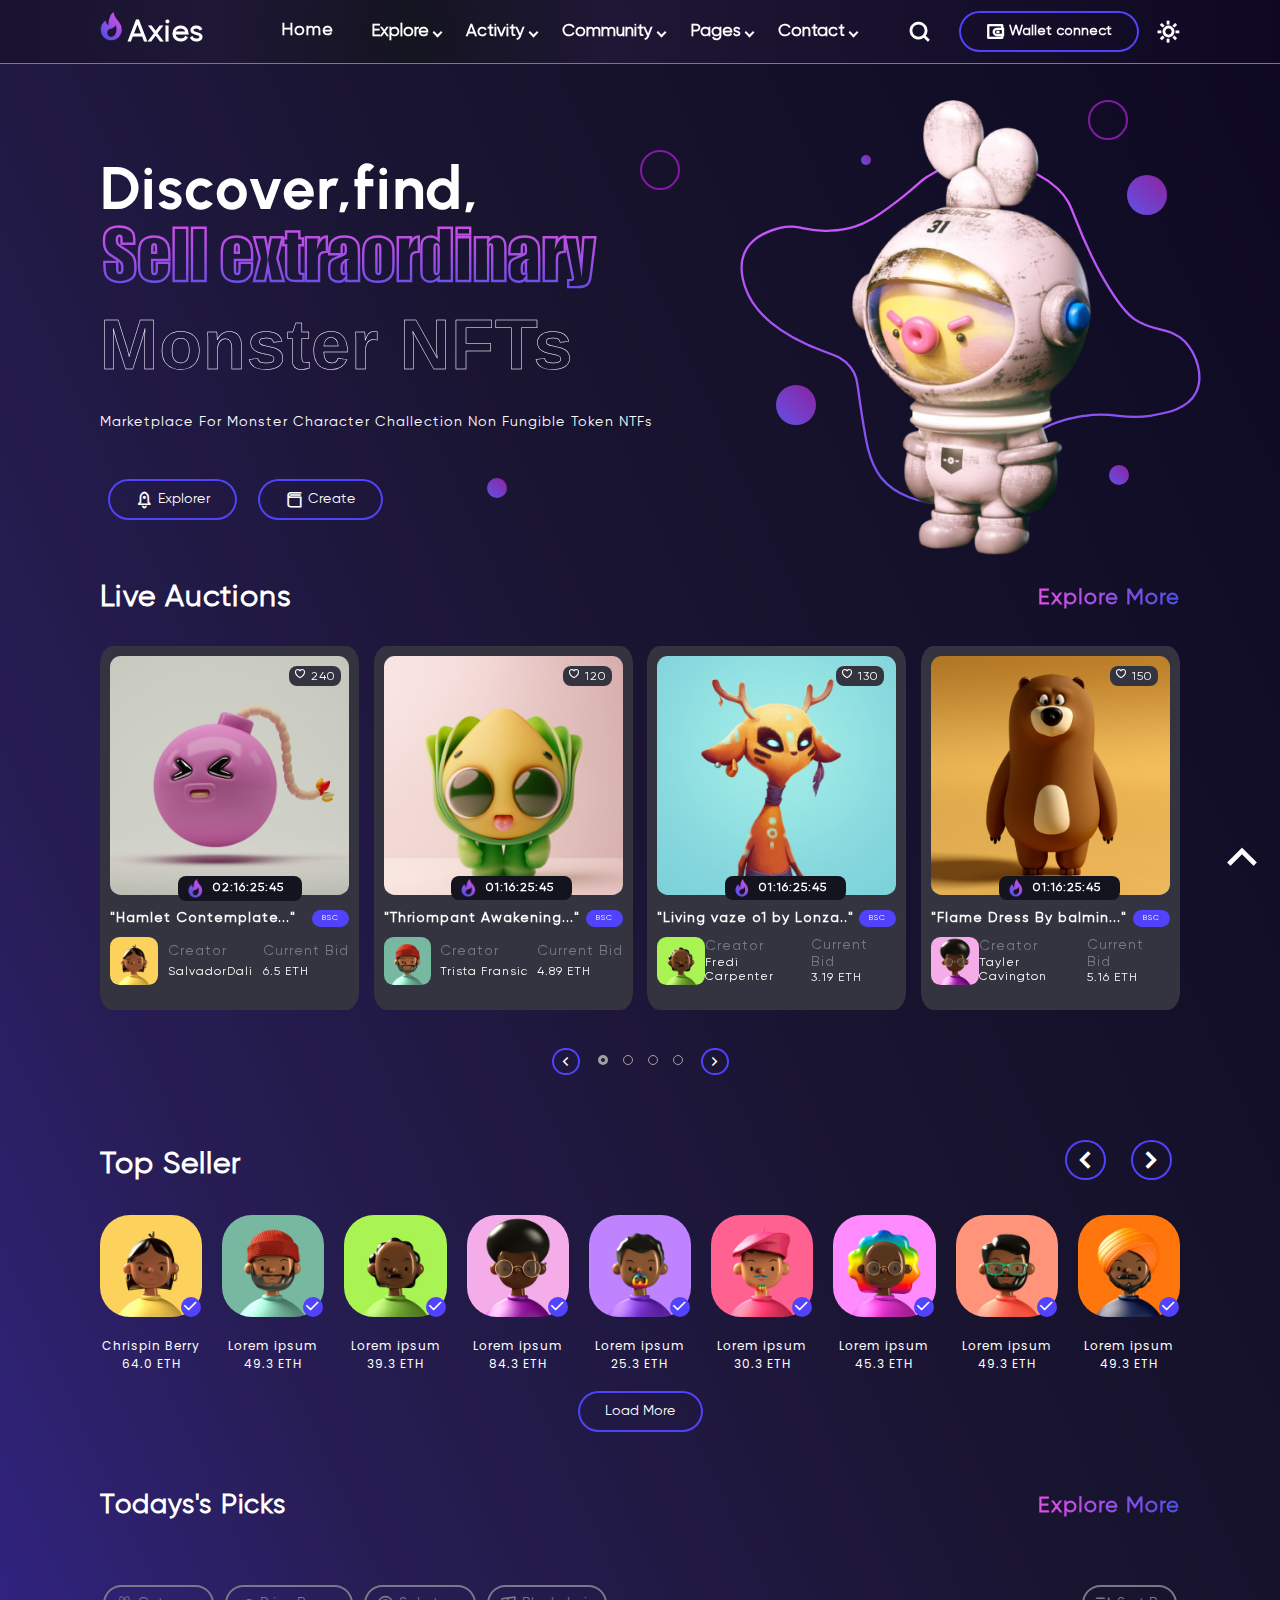
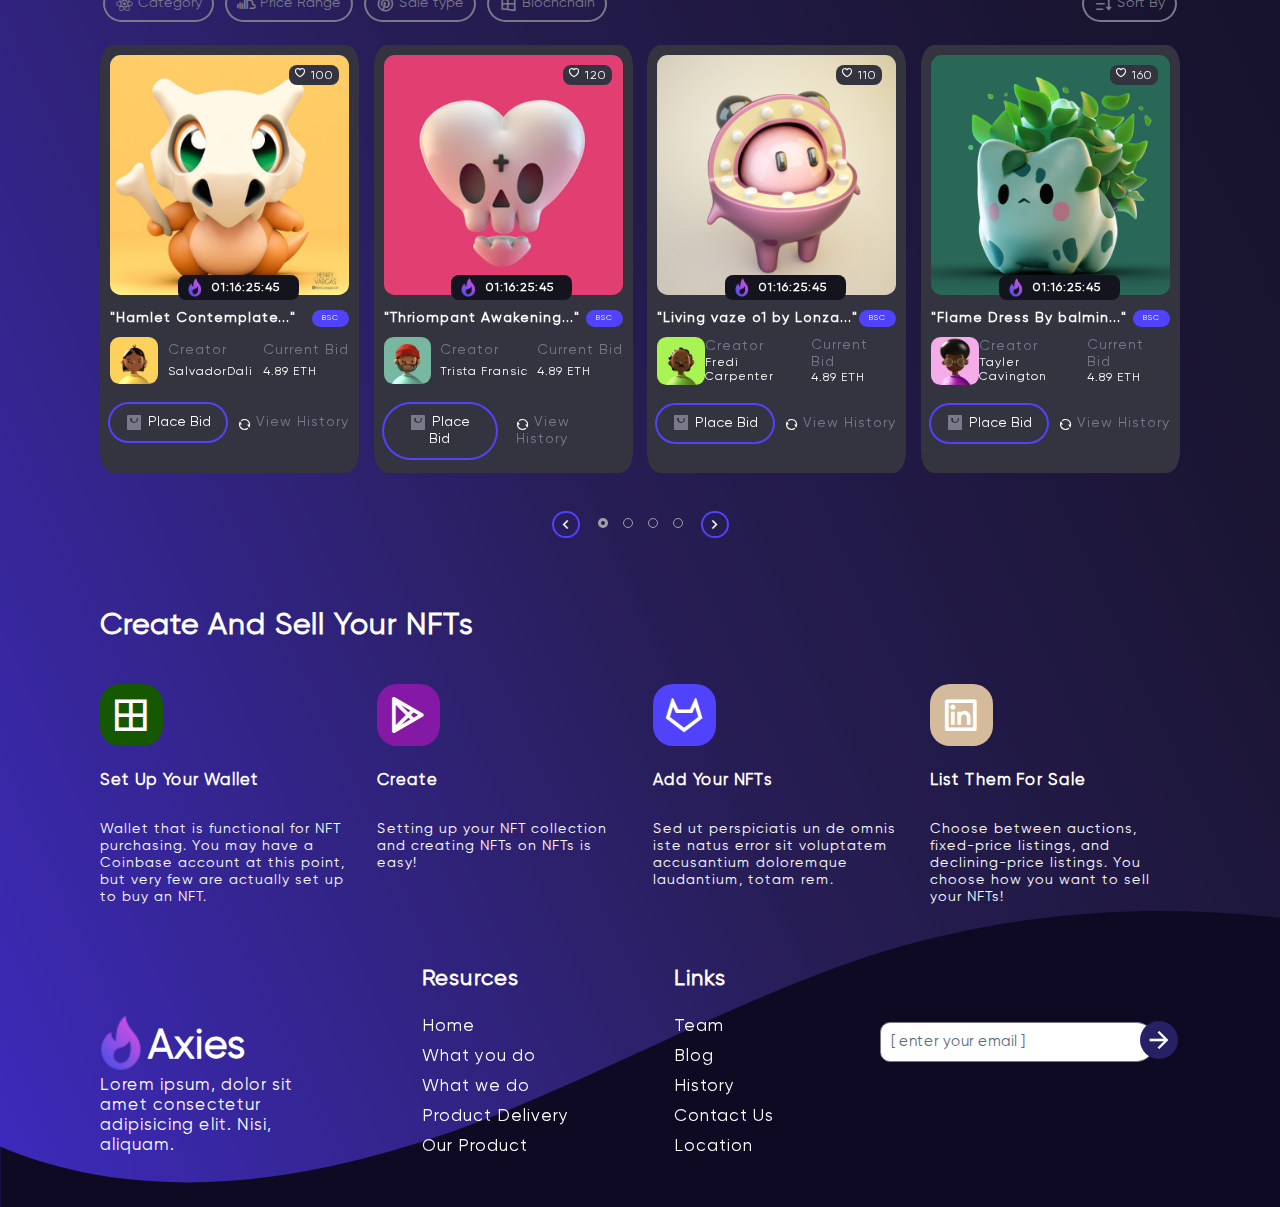
<file: index.html>
<!DOCTYPE html>
<html lang="en">
	<head>
		<meta charset="UTF-8" />
		<meta http-equiv="X-UA-Compatible" content="IE=edge" />
		<meta name="viewport" content="width=device-width, initial-scale=1.0" />
		<link rel="icon" type="image/png" sizes="32x32" href="./assets/img/favicon.png">
		<link rel="stylesheet" href="./assets/css/remixicon.css" />
		<link rel="stylesheet" href="./assets/css/main.css" />
		<title>Axies NFT</title>
	</head>
	<body>
		<!-- Header -->
		<header id="header-section">
			<nav class="nav row-list container">
				<div class="nav__logo">
					<a href="./index.html">
						<img src="./assets/img/01_header/logo.png" alt="logo" />
						<h2>Axies</h2>
					</a>
				</div>
				<ul class="nav__lists row-list" id="nav_lists">
					<li class="nav__list">
						<a class="hvr-underline-from-center nav__link" href="#">Home </a>
					</li>
					<li class="nav__list">
						<div class="nav__dropdown">
							<button class="nav__link">Explore</button>
							<span class="nav__arrow"></span>
							<!-- <i class="ri-arrow-down-s-line ri-lg"></i> -->
							<div class="nav__dropdown-content">
								<a href="detail.html">ItemDetail</a>
								<a href="profile.html">Profile</a>
								<a href="gitapi.html">Git Api</a>
								
							</div>
						</div>
					</li>
					<li class="nav__list">
						<div class="nav__dropdown">
							<button class="nav__link" href="#">Activity</button>
							<span class="nav__arrow"></span>
					
							<div class="nav__dropdown-content">
								<a href="#">Link 1</a>
								<a href="#">Link 2</a>
								<a href="#">Link 3</a>
							</div>
						</div>
					</li>
					<li class="nav__list">
						<div class="nav__dropdown">
							<button class="nav__link" href="#">Community</button>
							<span class="nav__arrow"></span>
							<!-- <i class="ri-arrow-down-s-line ri-lg"></i> -->
							<div class="nav__dropdown-content">
								<a href="#">Link 1</a>
								<a href="#">Link 2</a>
								<a href="#">Link 3</a>
							</div>
						</div>
					</li>
					<li class="nav__list">
						<div class="nav__dropdown">
							<button class="nav__link" href="#">Pages</button>
							<span class="nav__arrow"></span>
						
							<div class="nav__dropdown-content">
								<a href="#">Link 1</a>
								<a href="#">Link 2</a>
								<a href="#">Link 3</a>
							</div>
						</div>
					</li>
					<li class="nav__list">
						<div class="nav__dropdown">
							<button class="nav__link" href="#">Contact</button>
							<span class="nav__arrow"></span>
						
							<div class="nav__dropdown-content">
								<a href="#">Link 1</a>
								<a href="#">Link 2</a>
								<a href="#">Link 3</a>
							</div>
						</div>
					</li>
				</ul>
				<div class="row-list nav__right">
				
					<button class="nav__sun place_items_center" id="search-icon">
						<i class="ri-search-line ri-lg pdr1"></i>
					</button>
					<button class="nav__wallet btn btn-primary" id="wallet_icon">
						<i class="ri-wallet-3-line ri-lg"></i>
						Wallet connect
					</button>	<button class="nav__sun place_items_center" id="theme-toggle-btn">
						<i class="ri-sun-line sun-icon ri-lg"></i>
						<i class="ri-moon-line moon-icon ri-lg"></i>
					</button>
				</div>
			</nav>
		</header>
		<!-- Search -->
		<section id="search-section" class="nav__search-form-container container">
			<div class="nav__form-container-inner">
				<form action="" class="nav__form">
					<input type="text" class="nav__form-input" placeholder="what are u looking for?" />
					<button class="nav__form-btn" type="submit">
						<i class="ri-search-line"></i>
					</button>
				</form>
				<span class="nav__form-note">or press ESC to close</span>
			</div>

			<button class="nav__form-close-btn place-items-center" id="form-close-btn">
				<i class="ri-close-line"></i>
			</button>
		</section>

		<!-- Main -->
		<section id="hero-section" class="hero hero__wrapper container">
			<div class="hero__left">
				<h1>Discover,find,</h1>

				<div class="hero__circle--outline hfloat p1 size-4"></div>
				<div class="hero__sell">
					<img src="./assets/svg/sell.svg" alt="" />
				</div>
				<div class="hero__monster">
					<svg viewBox1="0 0 250 20">
						<text y="80">Monster NFTs</text>
					</svg>
				</div>
				<p class="hero__left--subtitle">
					Marketplace For Monster Character Challection Non Fungible Token NTFs
				</p>
				<button class="hero__left--explorer btn btn-primary">
					<i class="ri-rocket-2-line ri-lg"></i>
					Explorer
				</button>
				<button class="hero__left--create btn btn-primary">
					<i class="ri-book-3-line ri-lg"></i>
					Create
				</button>

				<div class="hero__circle--fill hfloat size-2 p2"></div>
			</div>

			<div class="hero__right">
				<div class="hero__right--blob">
					<img src="./assets/svg/blob.svg" alt="" />
				</div>

				<div class="hero__circle--fill vfloat size-1 p4"></div>
				<div class="hero__circle--outline vfloat size-4 p5"></div>
				<div class="hero__circle--fill vfloat size-2 p6"></div>
				<div class="hero__circle--fill hfloat size-4 p3"></div>
				<div class="hero__circle--fill hfloat size-4 p7"></div>

				<img
					src="./assets/img/02_hero/imgslider2.png"
					class="hero__right--spaceman vfloat"
					alt=""
				/>
			</div>
		</section>

		<section id="card-section" class="container">
			<div class="divider row-list">
				<span>Live Auctions</span>
				<a href="#" class="text-grad hvr-underline-from-center">Explore More</a>
			</div>
			<div class="card__wrapper">
				<div class="card__box">
					<div class="card__box-like">
						<i class="ri-heart-3-line ri-1x5"></i>
						240
					</div>

					<div class="card__time">
						<img src="./assets/img/01_header/logo.png" alt="" />
						<h4>02:16:25:45</h4>
					</div>
					<button class="card__pbid">
						<i class="ri-shopping-bag-2-fill ri-lg"></i>
						Place Bid
					</button>
					<img src="./assets/img/03_Live Auctions/card-item8.jpg" alt="" />
					<div class="card__content">
						<div class="card__row-list">
							<h2>"Hamlet Contemplate..."</h2>
							<span class="card__bsc">BSC</span>
						</div>

						<div class="card__row-list">
							<img src="./assets/img/04_Top Seller/avt-1.jpg" alt="" class="card__creator--img" />
							<div class="card__col-list">
								<span class="card__dark">Creator </span>
								<span class="card__name">SalvadorDali</span>
							</div>
							<div class="card__col-list">
								<span class="card__dark">Current Bid</span>
								<span class="card__fee">6.5 ETH</span>
							</div>
						</div>
					</div>
				</div>

				<div class="card__box">
					<div class="card__box-like">
						<i class="ri-heart-3-line ri-1x5"></i>
						120
					</div>

					<div class="card__time">
						<img src="./assets/img/01_header/logo.png" alt="" />
						<h4>01:16:25:45</h4>
					</div>
					<button class="card__pbid">
						<i class="ri-shopping-bag-2-fill ri-lg"></i>
						Place Bid
					</button>
					<img src="./assets/img/03_Live Auctions/image-box-10.jpg" alt="" />
					<div class="card__content">
						<div class="card__row-list">
							<h2>"Thriompant Awakening..."</h2>
							<span class="card__bsc">BSC</span>
						</div>

						<div class="card__row-list">
							<img src="./assets/img/04_Top Seller/avt-2.jpg" alt="" class="card__creator--img" />
							<div class="card__col-list">
								<span class="card__dark">Creator </span>
								<span class="card__name">Trista Fransic</span>
							</div>
							<div class="card__col-list">
								<span class="card__dark">Current Bid</span>
								<span class="card__fee">4.89 ETH</span>
							</div>
						</div>
					</div>
				</div>

				<div class="card__box">
					<div class="card__box-like">
						<i class="ri-heart-3-line"></i>
						130
					</div>
					<div class="card__time">
						<img src="./assets/img/01_header/logo.png" alt="" />
						<h4>01:16:25:45</h4>
					</div>
					<button class="card__pbid">
						<i class="ri-shopping-bag-2-fill ri-lg"></i>
						Place Bid
					</button>
					<img src="./assets/img/03_Live Auctions/image-box-11.jpg" alt="" />
					<div class="card__content">
						<div class="card__row-list">
							<h2>"Living vaze o1 by Lonza.."</h2>
							<span class="card__bsc">BSC</span>
						</div>

						<div class="card__row-list">
							<img src="./assets/img/04_Top Seller/avt-3.jpg" alt="" class="card__creator--img" />
							<div class="card__col-list">
								<span class="card__dark">Creator </span>
								<span class="card__name">Fredi Carpenter</span>
							</div>
							<div class="card__col-list">
								<span class="card__dark">Current Bid</span>
								<span class="card__fee">3.19 ETH</span>
							</div>
						</div>
					</div>
				</div>

				<div class="card__box">
					<div class="card__box-like">
						<i class="ri-heart-3-line"></i>
						150
					</div>
					<div class="card__time">
						<img src="./assets/img/01_header/logo.png" alt="" />
						<h4>01:16:25:45</h4>
					</div>
					<button class="card__pbid">
						<i class="ri-shopping-bag-2-fill ri-lg"></i>
						Place Bid
					</button>
					<img src="./assets/img/03_Live Auctions/image-box-21.jpg" alt="" />
					<div class="card__content">
						<div class="card__row-list">
							<h2>"Flame Dress By balmin..."</h2>
							<span class="card__bsc">BSC</span>
						</div>

						<div class="card__row-list">
							<img src="./assets/img/04_Top Seller/avt-4.jpg" alt="" class="card__creator--img" />
							<div class="card__col-list">
								<span class="card__dark">Creator </span>
								<span class="card__name">Tayler Cavington</span>
							</div>
							<div class="card__col-list">
								<span class="card__dark">Current Bid</span>
								<span class="card__fee">5.16 ETH</span>
							</div>
						</div>
					</div>
				</div>
			</div>
		</section>
		<section id="slider1" class="slider">
			<i class="ri-arrow-left-s-line btn btn-primary btn-circle"></i>
			<span class="slider-dot slider-dot--fill"></span>
			<span class="slider-dot"></span>
			<span class="slider-dot"></span>
			<span class="slider-dot"></span>
			<i class="ri-arrow-right-s-line btn btn-primary btn-circle"></i>
		</section>
		<section id="seller-section" class="seller container">
			<div class="divider row-list">
				<span>Top Seller</span>
				<div class="right">
					<i class="ri-arrow-left-s-line ri-1x btn btn-primary btn-circle"></i>
					<i class="ri-arrow-right-s-line ri-1x btn btn-primary btn-circle"></i>
				</div>
			</div>

			<div class="seller__wrapper row-list">
				<div class="seller__avatar">
					<img src="./assets/img/04_Top Seller/avt-1.jpg" alt="" />
					<i class="ri-check-line ri-1x5"></i>
					<span>Chrispin Berry</span>
					<span>64.0 ETH</span>
				</div>

				<div class="seller__avatar">
					<img src="./assets/img/04_Top Seller/avt-2.jpg" alt="" />
					<i class="ri-check-line ri-1x5"></i>
					<span>Lorem ipsum</span>
					<span>49.3 ETH</span>
				</div>

				<div class="seller__avatar">
					<img src="./assets/img/04_Top Seller/avt-3.jpg" alt="" />
					<i class="ri-check-line ri-1x5"></i>
					<span>Lorem ipsum</span>
					<span>39.3 ETH</span>
				</div>

				<div class="seller__avatar">
					<img src="./assets/img/04_Top Seller/avt-4.jpg" alt="" />
					<i class="ri-check-line ri-1x5"></i>
					<span>Lorem ipsum</span>
					<span>84.3 ETH</span>
				</div>

				<div class="seller__avatar">
					<img src="./assets/img/04_Top Seller/avt-5.jpg" alt="" />
					<i class="ri-check-line ri-1x5"></i>
					<span>Lorem ipsum</span>
					<span>25.3 ETH</span>
				</div>
				<div class="seller__avatar">
					<img src="./assets/img/04_Top Seller/avt-6.jpg" alt="" />
					<i class="ri-check-line ri-1x5"></i>
					<span>Lorem ipsum</span>
					<span>30.3 ETH</span>
				</div>
				<div class="seller__avatar">
					<img src="./assets/img/04_Top Seller/avt-7.jpg" alt="" />
					<i class="ri-check-line ri-1x5"></i>
					<span>Lorem ipsum</span>
					<span>45.3 ETH</span>
				</div>
				<div class="seller__avatar">
					<img src="./assets/img/04_Top Seller/avt-8.jpg" alt="" />
					<i class="ri-check-line ri-1x5"></i>
					<span>Lorem ipsum</span>
					<span>49.3 ETH</span>
				</div>
				<div class="seller__avatar">
					<img src="./assets/img/04_Top Seller/avt-9.jpg" alt="" />
					<i class="ri-check-line ri-1x5"></i>
					<span>Lorem ipsum</span>
					<span>49.3 ETH</span>
				</div>
			</div>
		</section>

		<div class="loadmore container">
			<button class="btn btn-primary loadmore">Load More</button>
		</div>

		<section id="today-section" class="today__wrapper container">
			<div class="divider row-list">
				<span class="title"> Todays's Picks</span>
				<a href="#" class="text-grad hvr-underline-from-center">Explore More</a>
			</div>
			<div class="today__btnlist row-list">
				<div class="">
					<button type="button" class="btn btn-secondary btn-today">
						<i class="ri-reactjs-fill ri-lg"></i>
						Category
					</button>
					<button class="btn btn-secondary btn-today">
						<i class="ri-soundcloud-line ri-lg"></i>
						Price Range
					</button>
					<button class="btn btn-secondary btn-today">
						<i class="ri-pinterest-line ri-lg"></i>
						Sale type
					</button>
					<button class="btn btn-secondary btn-today">
						<i class="ri-windows-line ri-lg"></i>
						Blochchain
					</button>
				</div>
				<button class="btn btn-secondary btn-today">
					<i class="ri-sort-desc ri-lg"></i>
					Sort By
				</button>
			</div>
			<div class="card__wrapper">
				<div class="card__box">
					<div class="card__box-like">
						<i class="ri-heart-3-line ri-1x5"></i>
						100
					</div>

					<div class="card__time">
						<img src="./assets/img/01_header/logo.png" alt="" />
						<h4>01:16:25:45</h4>
					</div>

					<img src="./assets/img/05_Today's Picks/card-item-2.jpg" alt="" />
					<div class="card__content">
						<div class="card__row-list">
							<h2>"Hamlet Contemplate..."</h2>
							<span class="card__bsc">BSC</span>
						</div>
						<div class="card__row-list">
							<img src="./assets/img/04_Top Seller/avt-1.jpg" alt="" class="card__creator--img" />
							<div class="card__col-list">
								<span class="card__dark">Creator </span>
								<span class="card__name">SalvadorDali</span>
							</div>
							<div class="card__col-list">
								<span class="card__dark">Current Bid</span>
								<span class="card__fee">4.89 ETH</span>
							</div>
						</div>
						<div class="today__footer">
							<button class="btn btn-primary todaybid__btn">
								<i class="ri-shopping-bag-2-fill ri-lg"></i>
								Place Bid
							</button>
							<div>
								<i class="ri-refresh-line ri-lg"></i>
								<span class="card__dark">View History</span>
							</div>
						</div>
					</div>
				</div>
				<div class="card__box">
					<div class="card__box-like">
						<i class="ri-heart-3-line"></i>
						120
					</div>
					<div class="card__time">
						<img src="./assets/img/01_header/logo.png" alt="" />
						<h4>01:16:25:45</h4>
					</div>
					<img src="./assets/img/05_Today's Picks/card-item-3.jpg" alt="" />
					<div class="card__content">
						<div class="card__row-list">
							<h2>"Thriompant Awakening..."</h2>
							<span class="card__bsc">BSC</span>
						</div>

						<div class="card__row-list">
							<img src="./assets/img/04_Top Seller/avt-2.jpg" alt="" class="card__creator--img" />
							<div class="card__col-list">
								<span class="card__dark">Creator</span>
								<span class="card__name">Trista Fransic</span>
							</div>
							<div class="card__col-list">
								<span class="card__dark">Current Bid</span>
								<span class="card__fee">4.89 ETH</span>
							</div>
						</div>

						<div class="today__footer row-list">
							<button class="btn btn-primary todaybid__btn">
								<i class="ri-shopping-bag-2-fill ri-lg"></i>
								Place Bid
							</button>
							<div>
								<i class="ri-refresh-line ri-lg"></i>
								<span class="card__dark">View History</span>
							</div>
						</div>
					</div>
				</div>
				<div class="card__box">
					<div class="card__box-like">
						<i class="ri-heart-3-line"></i>
						110
					</div>
					<div class="card__time">
						<img src="./assets/img/01_header/logo.png" alt="" />
						<h4>01:16:25:45</h4>
					</div>
					<img src="./assets/img/05_Today's Picks/card-item-4.jpg" alt="" />
					<div class="card__content">
						<div class="card__row-list">
							<h2>"Living vaze o1 by Lonza..."</h2>
							<span class="card__bsc">BSC</span>
						</div>
						<div class="card__row-list">
							<img src="./assets/img/04_Top Seller/avt-3.jpg" alt="" class="card__creator--img" />
							<div class="card__col-list">
								<span class="card__dark">Creator </span>
								<span class="card__name">Fredi Carpenter</span>
							</div>
							<div class="card__col-list">
								<span class="card__dark">Current Bid</span>
								<span class="card__fee">4.89 ETH</span>
							</div>
						</div>

						<div class="today__footer">
							<button class="btn btn-primary todaybid__btn">
								<i class="ri-shopping-bag-2-fill ri-lg"></i>
								Place Bid
							</button>
							<div>
								<i class="ri-refresh-line ri-lg"></i>
								<span class="card__dark">View History</span>
							</div>
						</div>
					</div>
				</div>
				<div class="card__box">
					<img src="./assets/img/05_Today's Picks/card-item-7.jpg" alt="" />

					<div class="card__box-like">
						<i class="ri-heart-3-line ri-1x5"></i>
						160
					</div>
					<div class="card__time">
						<img src="./assets/img/01_header/logo.png" alt="" />
						<h4>01:16:25:45</h4>
					</div>
					<div class="card__content">
						<div class="card__row-list">
							<h2>"Flame Dress By balmin..."</h2>
							<span class="card__bsc">BSC</span>
						</div>
						<div class="card__row-list">
							<img src="./assets/img/04_Top Seller/avt-4.jpg" alt="" class="card__creator--img" />
							<div class="card__col-list">
								<span class="card__dark"> Creator</span>
								<span class="card__name">Tayler Cavington</span>
							</div>
							<div class="card__col-list">
								<span class="card__dark">Current Bid</span>
								<span class="card__fee">4.89 ETH</span>
							</div>
						</div>

						<div class="today__footer">
							<button class="btn btn-primary todaybid__btn">
								<i class="ri-shopping-bag-2-fill ri-lg"></i>
								Place Bid
							</button>
							<div>
								<i class="ri-refresh-line ri-lg"></i>
								<span class="card__dark">View History</span>
							</div>
						</div>
					</div>
				</div>
			</div>
		</section>

		<section id="slider2" class="slider">
			<i class="ri-arrow-left-s-line btn btn-primary btn-circle"></i>
			<span class="slider-dot slider-dot--fill"></span>
			<span class="slider-dot"></span>
			<span class="slider-dot"></span>
			<span class="slider-dot"></span>
			<i class="ri-arrow-right-s-line btn btn-primary btn-circle"></i>
		</section>

		<!-- <section id="collection-section" class="container">
			<div class="divider">
				<span>Popular Collection</span>
			</div>

			<div class="coll__wrapper row-list">
				<div class="coll__card">
					<div class="coll__head row-list">
						<div class="coll__avatar">
							<img src="./assets/img/04_Top Seller/avt-2.jpg" alt="" />
							<i class="ri-check-line ri-1x5"></i>
						</div>
						<div class="column">
							<div class="coll__title">Creative Art Collection</div>
							<div class="collcreate">Created By Ralph Garraway</div>
						</div>
						<i class="ri-heart-3-line ri-1x coll__like">120</i>
					</div>
					<div class="coll__box">
						<img src="./assets/img/06_Popular Collection/box1/collection-item-2.jpg" alt="" />
						<div class="column">
							<div class="row-list1 coll_center">
								<img
									src="./assets/img/06_Popular Collection/box1/collection-item-top-1.jpg"
									alt=""
								/>
								<img
									src="./assets/img/06_Popular Collection/box1/collection-item-top-2.jpg"
									alt=""
								/>
							</div>
							<div class="coll_bottom">
								<img
									src="./assets/img/06_Popular Collection/box1/collection-item-bottom-4.jpg"
									alt=""
								/>
							</div>
						</div>
					</div>
				</div>
				<div class="coll__card">
					<div class="coll__head row-list">
						<div class="coll__avatar">
							<img src="./assets/img/04_Top Seller/avt-2.jpg" alt="" />
							<i class="ri-check-line ri-1x5"></i>
						</div>
						<div class="column">
							<div class="coll__title">Creative Art Collection</div>
							<div class="collcreate">Created By Ralph Garraway</div>
						</div>
						<i class="ri-heart-3-line ri-1x coll__like">120</i>
					</div>
					<div class="coll__box">
						<img src="./assets/img/06_Popular Collection/box2/img-collection23.jpg" alt="" />
						<div class="column">
							<div class="row-list1 coll_center">
								<img src="./assets/img/06_Popular Collection/box2/img-collection10.jpg" alt="" />
								<img src="./assets/img/06_Popular Collection/box2/img-collection24.jpg" alt="" />
							</div>
							<div class="coll_bottom">
								<img src="./assets/img/06_Popular Collection/box2/img-collection11.jpg" alt="" />
							</div>
						</div>
					</div>
				</div>
				<div class="coll__card">
					<div class="coll__head row-list">
						<div class="coll__avatar">
							<img src="./assets/img/04_Top Seller/avt-2.jpg" alt="" />
							<i class="ri-check-line ri-1x5"></i>
						</div>
						<div class="column">
							<div class="coll__title">Creative Art Collection</div>
							<div class="collcreate">Created By Ralph Garraway</div>
						</div>
						<i class="ri-heart-3-line ri-1x coll__like">120</i>
					</div>
					<div class="coll__box">
						<img src="./assets/img/06_Popular Collection/box3/img-collection12.jpg" alt="" />
						<div class="column">
							<div class="row-list1 coll_center">
								<img src="./assets/img/06_Popular Collection/box3/img-collection25.jpg" alt="" />
								<img src="./assets/img/06_Popular Collection/box3/img-collection18.jpg" alt="" />
							</div>
							<div class="coll_bottom">
								<img src="./assets/img/06_Popular Collection/box3/img-collection17.jpg" alt="" />
							</div>
						</div>
					</div>
				</div>
			</div>
		</section> -->

		<section id="create-section" class="container">
			<div class="divider">
				<span> Create And Sell Your NFTs</span>
			</div>
			<div class="create__row">
				<div class="create__box">
					<div class="create__img">
						<i class="ri-microsoft-line ri-3x green"></i>
					</div>
					<h3>Set Up Your Wallet</h3>
					<p>
						Wallet that is functional for NFT purchasing. You may have a Coinbase account at this
						point, but very few are actually set up to buy an NFT.
					</p>
				</div>
				<div class="create__box">
					<div class="create__img">
						<i class="ri-google-play-line ri-3x red"></i>
					</div>
					<h3>Create</h3>
					<p>Setting up your NFT collection and creating NFTs on NFTs is easy!</p>
				</div>

				<div class="create__box">
					<div class="create__img">
						<i class="ri-gitlab-line ri-3x blue"></i>
					</div>
					<h3>Add Your NFTs</h3>
					<p>
						Sed ut perspiciatis un de omnis iste natus error sit voluptatem accusantium doloremque
						laudantium, totam rem.
					</p>
				</div>
				<div class="create__box">
					<div class="create__img">
						<i class="ri-linkedin-box-line ri-3x gray"></i>
					</div>
					<h3>List Them For Sale</h3>
					<p>
						Choose between auctions, fixed-price listings, and declining-price listings. You choose
						how you want to sell your NFTs!
					</p>
				</div>
			</div>
		</section>

		<!-- Footer -->
		<footer id="footer-section" class="footer">
			<div class="footer-shape-divider">
				<svg data-name="Layer 1" xmlns="http://www.w3.org/2000/svg" viewBox="0 0 1200 120" preserveAspectRatio="none">
					<path d="M985.66,92.83C906.67,72,823.78,31,743.84,14.19c-82.26-17.34-168.06-16.33-250.45.39-57.84,11.73-114,31.07-172,41.86A600.21,600.21,0,0,1,0,27.35V120H1200V95.8C1132.19,118.92,1055.71,111.31,985.66,92.83Z" class="shape-fill"></path>
				</svg>
			</div>
			<div class="footer__wrapper">
				<div class="footer__address">
					<img src="./assets/img/01_header/logo.png" alt="" />
					<span><b>Axies</b></span>
					<p>Lorem ipsum, dolor sit amet consectetur adipisicing elit. Nisi, aliquam.</p>
				</div>
				<div class="footer__link resource">
					<h2>Resurces</h2>
					<a href="./index.html" class="hvr-underline-from-center">Home</a>
					<a href="#" class="hvr-underline-from-center">What you do</a>
					<a href="#" class="hvr-underline-from-center">What we do</a>
					<a href="#" class="hvr-underline-from-center">Product Delivery</a>
					<a href="#" class="hvr-underline-from-center">Our Product</a>
				</div>
				<div class="footer__link usefull">
					<h2>Links</h2>
					<a href="" class="hvr-underline-from-center">Team</a>
					<a href="" class="hvr-underline-from-center">Blog</a>
					<a href="" class="hvr-underline-from-center">History</a>
					<a href="" class="hvr-underline-from-center">Contact Us</a>
					<a href="" class="hvr-underline-from-center">Location</a>
				</div>
				<div class="footer__news">
					<h2>Subscribe</h2>
					<form class="footer__news--form">
						<input type="text" placeholder="[ enter your email ]" />
						<button type="submit" class="footer__news--form-submit">
							<i class="ri-arrow-right-line ri-2x "></i> 
						</button>
					</form>
					<div class="footer__social">	
						<i class="ri-instagram-line ri-2x"></i>
						<i class="ri-dropbox-line ri-2x"></i>
						<i class="ri-whatsapp-line ri-2x"></i>
						<i class="ri-twitter-line ri-2x"></i>
						<!-- <i class="fa fa-twitter fa-2x" aria-hidden="true"></i> -->
					</div>
				</div>
					<button id="scroll-top" class="footer__scroll-top">
						<i class="ri-arrow-up-s-line ri-4x"></i>
					</button>
			</div>
		
			<div id="copyright">
				&copy; 2022 - All Right Reserved - <span>(Inspired by Axies NFT)</span>
			</div>
		</footer>
	
		<!-- CustomScript -->
		<script src="./assets/js/main.js"></script>
	</body>
</html>
</file>
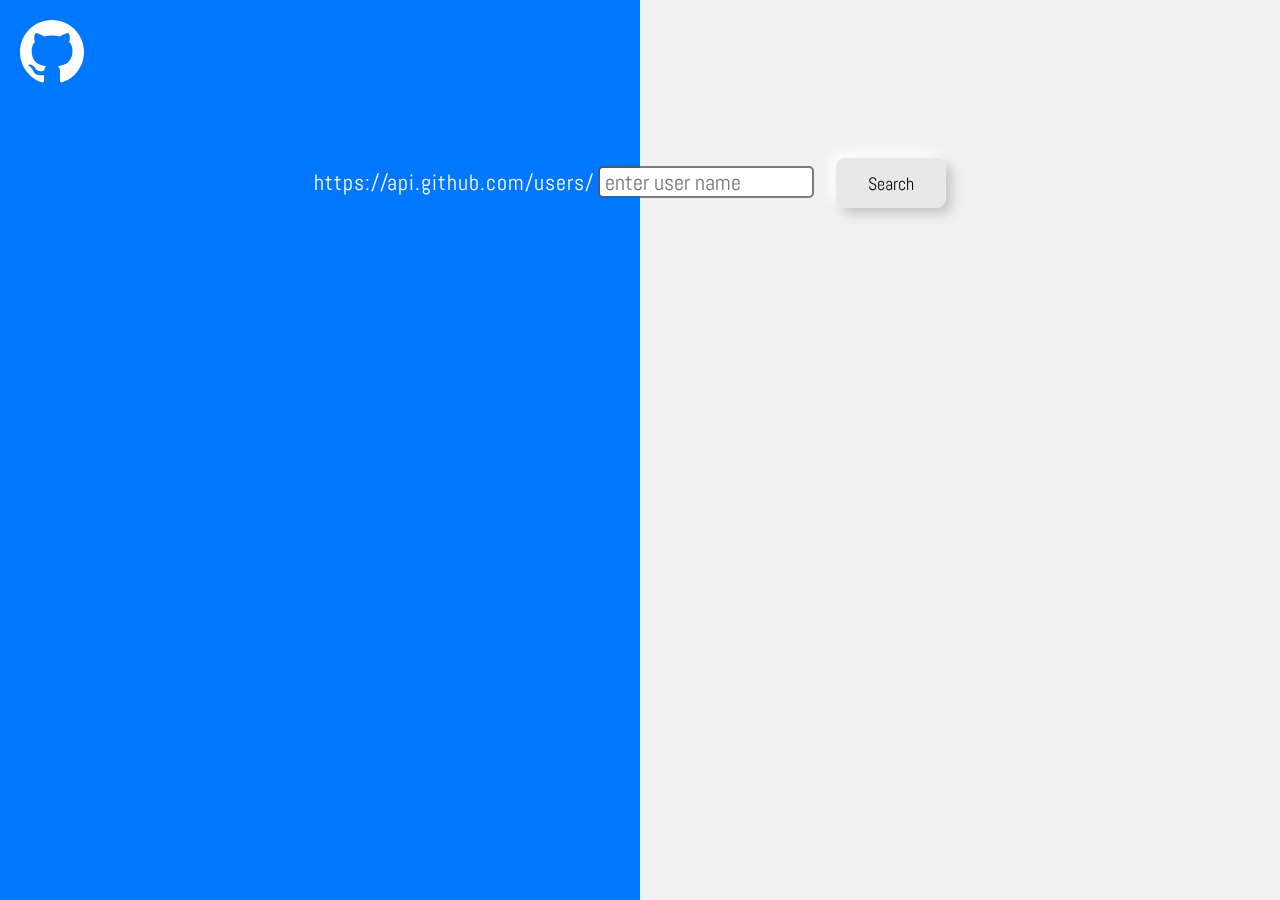
<file: gitapi.html>
<!DOCTYPE html>
<html lang="en">
	<head>
		<meta charset="UTF-8" />
		<meta http-equiv="X-UA-Compatible" content="IE=edge" />
		<meta name="viewport" content="width=device-width, initial-scale=1.0" />
		<link rel="shortcut icon" href="favicon.ico" type="image/x-icon" />
		<link rel="stylesheet" href="./assets/css/gitapi.css" />
		<title>Profile</title>
	</head>
	<body>
        <div class="logo">
             <svg height="64"  width="64" aria-hidden="true" viewBox="0 0 16 16" version="1.1" data-view-component="true" class="octicon octicon-mark-github v-align-middle">
            <path fill="#fff" fill-rule="evenodd" d="M8 0C3.58 0 0 3.58 0 8c0 3.54 2.29 6.53 5.47 7.59.4.07.55-.17.55-.38 0-.19-.01-.82-.01-1.49-2.01.37-2.53-.49-2.69-.94-.09-.23-.48-.94-.82-1.13-.28-.15-.68-.52-.01-.53.63-.01 1.08.58 1.23.82.72 1.21 1.87.87 2.33.66.07-.52.28-.87.51-1.07-1.78-.2-3.64-.89-3.64-3.95 0-.87.31-1.59.82-2.15-.08-.2-.36-1.02.08-2.12 0 0 .67-.21 2.2.82.64-.18 1.32-.27 2-.27.68 0 1.36.09 2 .27 1.53-1.04 2.2-.82 2.2-.82.44 1.1.16 1.92.08 2.12.51.56.82 1.27.82 2.15 0 3.07-1.87 3.75-3.65 3.95.29.25.54.73.54 1.48 0 1.07-.01 1.93-.01 2.2 0 .21.15.46.55.38A8.013 8.013 0 0016 8c0-4.42-3.58-8-8-8z"></path>
        </svg>
        </div>
       
		<main>
			<div id="profile" class="container">
				<div class="profile">
					<label for="username" class="profile__label">https://api.github.com/users/ </label>
					<input
						type="text"
						name="username"
						id="username"
						title="Must contain at least one characters or number"
						placeholder=" enter user name"
                      
					/>
					<button type="submit" id="submit" class="btn btn-th" onclick="getProfile()">
						Search
					</button>
					<div id="loader"></div>                  
					<div id="card" class="profilecard"></div>
				</div>
			</div>
		</main>


		<script src="./assets/js/index.var.js"></script>
		<script src="./assets/js/gitapi.js"></script>
		
	</body>
</html>
</file>
<file: assets/css/main.css>
@import url("https://fonts.googleapis.com/css?family=Open+Sans:300,500,800");
@import url("https://fonts.googleapis.com/css2?family=Poppins:wght@300;500;800&display=swap");
@import url("https://fonts.googleapis.com/css?family=Montserrat:300;500;800&display=swap");
@import url("https://fonts.googleapis.com/css2?family=Urbanist:ital,wght@0;300;500;800&display=swap");
@font-face {
  font-family: 'Gilroy';
  src: url("./../font/Gilroy-Regular.eot");
  src: local("Gilroy Regular"), local("Gilroy-Regular"), url("./../font/Gilroy-Regular.eot?#iefix") format("embedded-opentype"), url("./../font/Gilroy-Regular.woff2") format("woff2"), url("./../font/Gilroy-Regular.woff") format("woff"), url("./../font/Gilroy-Regular.ttf") format("truetype");
  font-weight: normal;
  font-style: normal;
}

@font-face {
  font-family: 'Gilroy-Extrabold';
  src: url("./../font/Gilroy-Extrabold.eot");
  src: local("Gilroy Extrabold"), local("Gilroy-Black"), url("./../font/Gilroy-Extrabold.eot?#iefix") format("embedded-opentype"), url("./../font/Gilroy-Extrabold.woff2") format("woff2"), url("./../font/Gilroy-Extrabold.woff") format("woff"), url("./../font/Gilroy-Extrabold.ttf") format("truetype");
  font-weight: 900;
  font-style: normal;
}

#tick {
  position: absolute;
  width: 0.7rem;
  height: 0.7rem;
  top: 35%;
  right: -1.5rem;
  border: 2px solid #14ce0d;
  border-width: 0 2px 2px 0;
  -webkit-transform: rotate(45deg);
          transform: rotate(45deg);
  -webkit-transition: all 0.3s ease;
  transition: all 0.3s ease;
}

.rotate {
  -webkit-animation-name: ani-rotate;
          animation-name: ani-rotate;
  -webkit-animation-duration: 30s;
          animation-duration: 30s;
  -webkit-animation-timing-function: linear;
          animation-timing-function: linear;
  -webkit-animation-delay: 0s;
          animation-delay: 0s;
  -webkit-animation-iteration-count: infinite;
          animation-iteration-count: infinite;
  -webkit-animation-direction: normal;
          animation-direction: normal;
  -webkit-animation-fill-mode: none;
          animation-fill-mode: none;
  /* animation: ani-rotate 3s linear 0s 1 infinite; */
}

.vfloat {
  -webkit-animation-name: ver-float;
          animation-name: ver-float;
  -webkit-animation-duration: 3s;
          animation-duration: 3s;
  -webkit-animation-iteration-count: infinite;
          animation-iteration-count: infinite;
  -webkit-animation-timing-function: ease-in-out;
          animation-timing-function: ease-in-out;
  /* animation: ani-float 3s ease-in-out 0s 1 infinite; */
}

.hfloat {
  -webkit-animation-name: hor-float;
          animation-name: hor-float;
  -webkit-animation-duration: 3s;
          animation-duration: 3s;
  -webkit-animation-iteration-count: infinite;
          animation-iteration-count: infinite;
  -webkit-animation-timing-function: ease-in-out;
          animation-timing-function: ease-in-out;
  /* animation: ani-float 3s ease-in-out 0s 1 infinite; */
}

.bounce {
  -webkit-animation: bounce-in 1s ease-in-out 0s 1 normal;
  animation: bounce-in 1s ease-in-out 0s 1 normal;
}

.strokeme {
  color: white;
  text-shadow: -1px -1px 0 #000, 1px -1px 0 #000, -1px 1px 0 #000, 1px 1px 0 #000;
}

.at-item {
  width: 100px;
  height: 100px;
  background-color: #ffe672;
  -webkit-animation-name: flip-scale-down-hor;
          animation-name: flip-scale-down-hor;
  -webkit-animation-duration: 1s;
          animation-duration: 1s;
  -webkit-animation-timing-function: ease;
          animation-timing-function: ease;
  -webkit-animation-delay: 0s;
          animation-delay: 0s;
  -webkit-animation-iteration-count: 1;
          animation-iteration-count: 1;
  -webkit-animation-direction: normal;
          animation-direction: normal;
  -webkit-animation-fill-mode: none;
          animation-fill-mode: none;
  /* shorthand 
	animation: flip-scale-down-hor 1s ease 0s 1 normal none;
	*/
}

.css-selector {
  background: linear-gradient(45deg, #6450e6, #8b24a0);
  background-size: 400% 400%;
  -webkit-animation: bgAnim 2s ease infinite;
  animation: bgAnim 2s ease infinite;
}

@-webkit-keyframes frame-rotate {
  50% {
    border: double 4px transparent;
    border-radius: 10px;
    background-image: -webkit-gradient(linear, left top, left bottom, from(white), to(white)), radial-gradient(360deg, circle at top left, #ff512f, #dd2476, #1c64ff);
    background-image: linear-gradient(white, white), radial-gradient(360deg, circle at top left, #ff512f, #dd2476, #1c64ff);
    background-origin: border-box;
    background-clip: content-box, border-box;
  }
}

@keyframes frame-rotate {
  50% {
    border: double 4px transparent;
    border-radius: 10px;
    background-image: -webkit-gradient(linear, left top, left bottom, from(white), to(white)), radial-gradient(360deg, circle at top left, #ff512f, #dd2476, #1c64ff);
    background-image: linear-gradient(white, white), radial-gradient(360deg, circle at top left, #ff512f, #dd2476, #1c64ff);
    background-origin: border-box;
    background-clip: content-box, border-box;
  }
}

@-webkit-keyframes ani-rotate {
  0% {
    -webkit-transform: rotate(0);
            transform: rotate(0);
  }
  100% {
    -webkit-transform: rotate(360deg);
            transform: rotate(360deg);
  }
}

@keyframes ani-rotate {
  0% {
    -webkit-transform: rotate(0);
            transform: rotate(0);
  }
  100% {
    -webkit-transform: rotate(360deg);
            transform: rotate(360deg);
  }
}

@-webkit-keyframes ver-float {
  0% {
    -webkit-transform: translate(0, 0px);
            transform: translate(0, 0px);
  }
  50% {
    -webkit-transform: translate(0, 15px);
            transform: translate(0, 15px);
  }
  100% {
    -webkit-transform: translate(0, 0px);
            transform: translate(0, 0px);
  }
}

@keyframes ver-float {
  0% {
    -webkit-transform: translate(0, 0px);
            transform: translate(0, 0px);
  }
  50% {
    -webkit-transform: translate(0, 15px);
            transform: translate(0, 15px);
  }
  100% {
    -webkit-transform: translate(0, 0px);
            transform: translate(0, 0px);
  }
}

@-webkit-keyframes hor-float {
  0% {
    -webkit-transform: translate(0, 0px);
            transform: translate(0, 0px);
  }
  50% {
    -webkit-transform: translate(15px, 0px);
            transform: translate(15px, 0px);
  }
  100% {
    -webkit-transform: translate(0, 0px);
            transform: translate(0, 0px);
  }
}

@keyframes hor-float {
  0% {
    -webkit-transform: translate(0, 0px);
            transform: translate(0, 0px);
  }
  50% {
    -webkit-transform: translate(15px, 0px);
            transform: translate(15px, 0px);
  }
  100% {
    -webkit-transform: translate(0, 0px);
            transform: translate(0, 0px);
  }
}

@-webkit-keyframes bounce-in {
  0% {
    opacity: 0;
    -webkit-transform: scale(0.3);
    transform: scale(0.3);
  }
  50% {
    opacity: 1;
    -webkit-transform: scale(1);
    transform: scale(1);
  }
  70% {
    -webkit-transform: scale(0.9);
    transform: scale(0.9);
  }
  100% {
    -webkit-transform: scale(1);
    transform: scale(1);
  }
}

@keyframes bounce-in {
  0% {
    opacity: 0;
    -webkit-transform: scale(0.3);
            transform: scale(0.3);
  }
  50% {
    opacity: 1;
    -webkit-transform: scale(1);
            transform: scale(1);
  }
  70% {
    -webkit-transform: scale(0.9);
            transform: scale(0.9);
  }
  100% {
    -webkit-transform: scale(1);
            transform: scale(1);
  }
}

svg {
  font: bold 7rem Century Gothic, Arial;
  width: 100%;
  height: 10rem;
}

text {
  fill: none;
  stroke: #fff;
  /* linear-gradient(45deg, #6450e6, #cb4fe4); */
  stroke-width: 0.5px;
  stroke-linejoin: round;
  -webkit-animation: 2s pulsate infinite;
          animation: 2s pulsate infinite;
}

@-webkit-keyframes pulsate {
  50% {
    stroke-width: 3px;
  }
}

@keyframes pulsate {
  50% {
    stroke-width: 3px;
  }
}

@-webkit-keyframes flip-diagonal-tr {
  0% {
    -webkit-transform: rotate3d(1, 1, 0, 0deg);
            transform: rotate3d(1, 1, 0, 0deg);
  }
  100% {
    -webkit-transform: rotate3d(1, 1, 0, 180deg);
            transform: rotate3d(1, 1, 0, 180deg);
  }
}

@keyframes flip-diagonal-tr {
  0% {
    -webkit-transform: rotate3d(1, 1, 0, 0deg);
            transform: rotate3d(1, 1, 0, 0deg);
  }
  100% {
    -webkit-transform: rotate3d(1, 1, 0, 180deg);
            transform: rotate3d(1, 1, 0, 180deg);
  }
}

@-webkit-keyframes shake {
  0% {
    -webkit-transform: rotate(-15deg);
            transform: rotate(-15deg);
  }
  20% {
    -webkit-transform: rotate(15deg);
            transform: rotate(15deg);
  }
  40% {
    -webkit-transform: rotate(-15deg);
            transform: rotate(-15deg);
  }
  60% {
    -webkit-transform: rotate(15deg);
            transform: rotate(15deg);
  }
  80% {
    -webkit-transform: rotate(-15deg);
            transform: rotate(-15deg);
  }
  100% {
    -webkit-transform: rotate(0deg);
            transform: rotate(0deg);
  }
}

@keyframes shake {
  0% {
    -webkit-transform: rotate(-15deg);
            transform: rotate(-15deg);
  }
  20% {
    -webkit-transform: rotate(15deg);
            transform: rotate(15deg);
  }
  40% {
    -webkit-transform: rotate(-15deg);
            transform: rotate(-15deg);
  }
  60% {
    -webkit-transform: rotate(15deg);
            transform: rotate(15deg);
  }
  80% {
    -webkit-transform: rotate(-15deg);
            transform: rotate(-15deg);
  }
  100% {
    -webkit-transform: rotate(0deg);
            transform: rotate(0deg);
  }
}

@-webkit-keyframes shake-vertical {
  0% {
    -webkit-transform: translateY(0);
            transform: translateY(0);
  }
  10% {
    -webkit-transform: translateY(-8px);
            transform: translateY(-8px);
  }
  20% {
    -webkit-transform: translateY(8px);
            transform: translateY(8px);
  }
  30% {
    -webkit-transform: translateY(-8px);
            transform: translateY(-8px);
  }
  40% {
    -webkit-transform: translateY(8px);
            transform: translateY(8px);
  }
  50% {
    -webkit-transform: translateY(-8px);
            transform: translateY(-8px);
  }
  60% {
    -webkit-transform: translateY(8px);
            transform: translateY(8px);
  }
  70% {
    -webkit-transform: translateY(-8px);
            transform: translateY(-8px);
  }
  80% {
    -webkit-transform: translateY(6.4px);
            transform: translateY(6.4px);
  }
  90% {
    -webkit-transform: translateY(-6.4px);
            transform: translateY(-6.4px);
  }
  100% {
    -webkit-transform: translateY(0);
            transform: translateY(0);
  }
}

@keyframes shake-vertical {
  0% {
    -webkit-transform: translateY(0);
            transform: translateY(0);
  }
  10% {
    -webkit-transform: translateY(-8px);
            transform: translateY(-8px);
  }
  20% {
    -webkit-transform: translateY(8px);
            transform: translateY(8px);
  }
  30% {
    -webkit-transform: translateY(-8px);
            transform: translateY(-8px);
  }
  40% {
    -webkit-transform: translateY(8px);
            transform: translateY(8px);
  }
  50% {
    -webkit-transform: translateY(-8px);
            transform: translateY(-8px);
  }
  60% {
    -webkit-transform: translateY(8px);
            transform: translateY(8px);
  }
  70% {
    -webkit-transform: translateY(-8px);
            transform: translateY(-8px);
  }
  80% {
    -webkit-transform: translateY(6.4px);
            transform: translateY(6.4px);
  }
  90% {
    -webkit-transform: translateY(-6.4px);
            transform: translateY(-6.4px);
  }
  100% {
    -webkit-transform: translateY(0);
            transform: translateY(0);
  }
}

@-webkit-keyframes bgAnim {
  0% {
    background-position: 0% 67%;
  }
  50% {
    background-position: 100% 34%;
  }
  100% {
    background-position: 0% 67%;
  }
}

@keyframes bgAnim {
  0% {
    background-position: 0% 67%;
  }
  50% {
    background-position: 100% 34%;
  }
  100% {
    background-position: 0% 67%;
  }
}

@-webkit-keyframes flip-scale-down-hor {
  0% {
    -webkit-transform: scale(1) rotateX(0);
            transform: scale(1) rotateX(0);
  }
  50% {
    -webkit-transform: scale(0.4) rotateX(90deg);
            transform: scale(0.4) rotateX(90deg);
  }
  100% {
    -webkit-transform: scale(1.1) rotateX(180deg);
            transform: scale(1.1) rotateX(180deg);
  }
}

@keyframes flip-scale-down-hor {
  0% {
    -webkit-transform: scale(1) rotateX(0);
            transform: scale(1) rotateX(0);
  }
  50% {
    -webkit-transform: scale(0.4) rotateX(90deg);
            transform: scale(0.4) rotateX(90deg);
  }
  100% {
    -webkit-transform: scale(1.1) rotateX(180deg);
            transform: scale(1.1) rotateX(180deg);
  }
}

@-webkit-keyframes floating {
  0% {
    -webkit-transform: translateY(0);
            transform: translateY(0);
  }
  50% {
    -webkit-transform: translateY(-1.2rem);
            transform: translateY(-1.2rem);
  }
  100% {
    -webkit-transform: translateY(0);
            transform: translateY(0);
  }
}

@keyframes floating {
  0% {
    -webkit-transform: translateY(0);
            transform: translateY(0);
  }
  50% {
    -webkit-transform: translateY(-1.2rem);
            transform: translateY(-1.2rem);
  }
  100% {
    -webkit-transform: translateY(0);
            transform: translateY(0);
  }
}

@-webkit-keyframes scale-up-center {
  0% {
    -webkit-transform: scale(0.2);
            transform: scale(0.2);
  }
  100% {
    -webkit-transform: scale(1);
            transform: scale(1);
  }
}

@keyframes scale-up-center {
  0% {
    -webkit-transform: scale(0.2);
            transform: scale(0.2);
  }
  100% {
    -webkit-transform: scale(1);
            transform: scale(1);
  }
}

/* Underline From Center */
.hvr-underline-from-center {
  display: inline-block;
  vertical-align: middle;
  -webkit-transform: perspective(1px) translateZ(0);
  transform: perspective(1px) translateZ(0);
  -webkit-box-shadow: 0 0 5px rgba(0, 0, 0, 0);
          box-shadow: 0 0 5px rgba(0, 0, 0, 0);
  position: relative;
  overflow: hidden;
}

.hvr-underline-from-center:before {
  content: '';
  position: absolute;
  z-index: -1;
  left: 51%;
  right: 51%;
  bottom: 0;
  background: #a977c6ff;
  height: 3px;
  -webkit-transition-property: left, right;
  transition-property: left, right;
  -webkit-transition-duration: 0.3s;
  transition-duration: 0.3s;
  -webkit-transition-timing-function: ease-out;
  transition-timing-function: ease-out;
}

.hvr-underline-from-center:hover:before, .hvr-underline-from-center:focus:before, .hvr-underline-from-center:active:before {
  left: 0;
  right: 0;
}

*,
*::after,
*::before {
  padding: 0;
  margin: 0;
  box-sizing: border-box;
  -webkit-box-sizing: border-box;
}

html {
  font-size: 62.5%;
  scroll-behavior: smooth;
}

body {
  font-family: "Gilroy", sans-serif;
  font-size: 1.4rem;
  color: #fff;
  background: -webkit-gradient(linear, left bottom, right top, from(#3d2abe), color-stop(#3827a3), color-stop(#322488), color-stop(#2d216e), color-stop(#271d55), color-stop(#221a48), color-stop(#1e173c), color-stop(#191430), color-stop(#16122c), color-stop(#130f29), color-stop(#110c25), to(#0e0822));
  background: linear-gradient(to right top, #3d2abe, #3827a3, #322488, #2d216e, #271d55, #221a48, #1e173c, #191430, #16122c, #130f29, #110c25, #0e0822);
  letter-spacing: 1px;
  -webkit-transition: background-color 0.25s color 0.25s;
  transition: background-color 0.25s color 0.25s;
}

body.light-theme {
  background: linear-gradient(45deg, #6450e6, #8b24a0);
}

header.light-theme {
  background: -webkit-gradient(linear, left bottom, right top, from(#98979b), color-stop(#9e9ca3), color-stop(#a4a2aa), color-stop(#aaa7b2), color-stop(#b0adba), color-stop(#b7b4c1), color-stop(#bebcc8), color-stop(#c5c3cf), color-stop(#cfced7), color-stop(#d9d8de), color-stop(#e4e3e6), to(#eeeeee));
  background: linear-gradient(to right top, #98979b, #9e9ca3, #a4a2aa, #aaa7b2, #b0adba, #b7b4c1, #bebcc8, #c5c3cf, #cfced7, #d9d8de, #e4e3e6, #eeeeee);
}

button,
span,
div,
input {
  font: inherit;
  color: inherit;
  border: none;
  background-color: transparent;
  outline: none;
}

button {
  cursor: pointer;
}

a {
  font-size: 1.7rem;
  text-decoration: none;
  text-underline-offset: 0.5rem;
  color: #fff;
  font-weight: 800;
}

a:hover {
  -webkit-text-decoration: underline solid 2px #5142fc;
          text-decoration: underline solid 2px #5142fc;
  -webkit-transition: all 0.3 ease-in-out;
  transition: all 0.3 ease-in-out;
}

ul {
  list-style: none;
}

img {
  max-width: 100%;
  display: block;
}

i {
  font-size: 1.7rem;
}

.ri-lg {
  font-size: 1.3333em;
  line-height: 0.75em;
  vertical-align: -0.30667em;
}

/* Reusable Classes */
.container {
  max-width: 100%;
  margin: 0 auto;
  padding: 0 10rem;
}

.btn {
  font-family: inherit;
  background-color: transparent;
  outline: 0;
  cursor: pointer;
  -webkit-box-shadow: 0 0 0 0.2rem #5142fc;
          box-shadow: 0 0 0 0.2rem #5142fc;
  transition: all 0.3s ease-in-out;
  -webkit-transition: all 0.3s ease-in-out;
  border-radius: 100px/100px;
}

.btn-primary {
  padding: 1rem 2.5rem;
  margin: 1rem;
  /* border: 0.15rem solid $secondary-color; */
}

.btn-primary:hover {
  background-color: #fff;
  color: #7a798a;
  transform: scale(1.13);
  -webkit-transform: scale(1.13);
  -webkit-box-shadow: none;
          box-shadow: none;
}

.btn-primary:hover i {
  color: #5142fc;
}

.btn-secondary {
  -webkit-box-shadow: 0 0 0 0.2rem #7a798a;
          box-shadow: 0 0 0 0.2rem #7a798a;
  padding: 0.8rem 1rem;
  margin: .5rem;
  color: #7a798a;
  font-size: 1.2rem;
}

.btn-secondary:hover {
  transform: scale(1.13);
  -webkit-transform: scale(1.13);
  background-color: transparent;
  color: #fff;
}

.btn-circle {
  padding: .3rem;
}

.row-list {
  display: -webkit-box;
  display: -ms-flexbox;
  display: flex;
  -webkit-box-orient: horizontal;
  -webkit-box-direction: normal;
      -ms-flex-direction: row;
          flex-direction: row;
  -webkit-box-pack: space-evenly;
      -ms-flex-pack: space-evenly;
          justify-content: space-evenly;
  -webkit-box-align: center;
      -ms-flex-align: center;
          align-items: center;
  gap: 2rem;
}

.column {
  -webkit-box-orient: vertical;
  -webkit-box-direction: normal;
      -ms-flex-direction: column;
          flex-direction: column;
}

.space-between {
  -webkit-box-pack: justify;
      -ms-flex-pack: justify;
          justify-content: space-between;
}

.pdr1 {
  padding-right: 1rem;
}

d-grid {
  display: -ms-grid;
  display: grid;
}

.section {
  padding-block: 5rem;
}

.place_items_center {
  display: -webkit-inline-box;
  display: -ms-inline-flexbox;
  display: inline-flex;
  -webkit-box-pack: baseline;
      -ms-flex-pack: baseline;
          justify-content: baseline;
  -ms-flex-line-pack: center;
      align-content: center;
}

.screen_sm_hidden {
  display: none;
}

.divider {
  -webkit-box-orient: horizontal;
  -webkit-box-direction: normal;
      -ms-flex-direction: row;
          flex-direction: row;
  -webkit-box-pack: justify;
      -ms-flex-pack: justify;
          justify-content: space-between;
  color: #fff;
  font-weight: 800;
  font-size: 3rem;
  padding: 3rem 0;
}

.title {
  padding: 1rem 0rem;
  display: block;
  color: #fff;
  font-weight: 800;
  font-size: 2.7rem;
}

.text-grad {
  background: #e250e5;
  background: -webkit-repeating-linear-gradient(to right, #e250e5 0%, #4b50e6 100%);
  background: repeating-linear-gradient(to right, #e250e5 0%, #4b50e6 100%);
  background-clip: text;
  -webkit-background-clip: text;
  -webkit-text-fill-color: transparent;
  font-size: 2.2rem;
}

.text-grad a {
  text-decoration: none;
}

.slider {
  padding: 4rem 2rem;
  text-align: center;
}

.slider-dot {
  display: inline-block;
  width: 1rem;
  height: 1rem;
  border: 1px solid #a1a1a1;
  border-radius: 50%;
  margin: 0.5rem;
}

.slider-dot--fill {
  border: 3px solid #a1a1a1;
}

.s1 {
  color: #14141f;
  background: linear-gradient(-45deg, #e250e5, #4b50e6, #e250e5, #4b50e6);
  background-size: 100% 100%;
  background-clip: text;
  -webkit-background-clip: text;
  -webkit-text-stroke: 3px transparent;
}

header {
  top: 0;
  width: 100%;
  border-bottom: 1px solid #7a798a;
  z-index: 9999;
  position: fixed;
  padding: 1.2rem 0;
  background: radial-gradient(circle at 32% 51%, #14141f 0%, #1e1735 22%, #0e0822 100%);
  font-family: "Gilroy", sans-serif;
}

nav {
  font-size: 1.7rem;
  font-weight: 800;
  color: #fff;
  z-index: 999;
}

.nav {
  -webkit-box-pack: justify;
      -ms-flex-pack: justify;
          justify-content: space-between;
}

.nav__logo img {
  display: inline-block;
  width: 20%;
}

.nav__logo h2 {
  display: inline-block;
  -webkit-box-align: baseline;
      -ms-flex-align: baseline;
          align-items: baseline;
  font-size: 3rem;
  font-weight: 800;
}

.nav__logo a {
  margin-top: 15rem;
  text-decoration: none;
  font-weight: 800;
  font-style: normal;
}

.nav__list {
  padding: 0 1rem;
}

.nav__list a {
  text-decoration: none;
}

.nav__list:hover .nav__arrow {
  -webkit-transform: rotate(225deg);
          transform: rotate(225deg);
}

.nav__link {
  margin-right: -0.3rem;
}

.nav__link:hover {
  color: #a448cd;
}

.nav__icon {
  font-size: 1.4rem;
  padding-right: 1rem;
}

.nav__sun i:hover {
  -webkit-transition: all 0.3s ease-in;
  transition: all 0.3s ease-in;
  -webkit-transform: scale(1.3);
          transform: scale(1.3);
}

.nav__right {
  display: -webkit-box;
  display: -ms-flexbox;
  display: flex;
  -webkit-box-orient: horizontal;
  -webkit-box-direction: normal;
      -ms-flex-direction: row;
          flex-direction: row;
  -webkit-box-pack: space-evenly;
      -ms-flex-pack: space-evenly;
          justify-content: space-evenly;
  -webkit-box-align: center;
      -ms-flex-align: center;
          align-items: center;
}

.nav__arrow {
  position: absolute;
  width: 0.7rem;
  height: 0.7rem;
  top: 35%;
  right: -1.5rem;
  border: 2px solid snow;
  border-width: 0 2px 2px 0;
  -webkit-transform: rotate(45deg);
          transform: rotate(45deg);
  -webkit-transition: all 0.3s ease;
  transition: all 0.3s ease;
}

.nav__dropdown {
  position: relative;
  display: inline-block;
  /* Dropdown Content (Hidden by Default) */
}

.nav__dropdown-content {
  opacity: 0;
  position: absolute;
  background-color: #e1e1e1;
  min-width: 160px;
  -webkit-box-shadow: 0px 8px 16px 0px rgba(0, 0, 0, 0.2);
          box-shadow: 0px 8px 16px 0px rgba(0, 0, 0, 0.2);
  z-index: 1;
  margin-top: .1rem;
  /* Links inside the dropdown */
  /* Change color of dropdown links on hover */
}

.nav__dropdown-content a {
  color: #1f1f2c;
  padding: 12px 16px;
  text-decoration: none;
  display: block;
}

.nav__dropdown-content a:hover {
  background-color: #a977c6ff;
  color: #e1e1e1;
}

.nav__dropdown-content a:hover::before {
  content: '- ';
}

.nav__dropdown:hover .nav__dropdown-content {
  opacity: 1;
  -webkit-transition: all 0.3s ease-in;
  transition: all 0.3s ease-in;
}

.nav__wallet {
  margin: 0;
  font-size: 1.4rem;
}

.nav__search-form-container {
  display: -webkit-box;
  display: -ms-flexbox;
  display: flex;
  -webkit-box-orient: horizontal;
  -webkit-box-direction: normal;
      -ms-flex-direction: row;
          flex-direction: row;
  -webkit-box-pack: justify;
      -ms-flex-pack: justify;
          justify-content: space-between;
  -webkit-box-align: center;
      -ms-flex-align: center;
          align-items: center;
  position: fixed;
  top: 6.9rem;
  left: 57%;
  -webkit-box-pack: space-evenly;
      -ms-flex-pack: space-evenly;
          justify-content: space-evenly;
  padding: 0.5rem 2rem;
  height: 2.7rem;
  background-color: #e1e1e1;
  border-radius: 5rem;
  z-index: 999;
  opacity: 0;
  -webkit-transform: scale(0);
          transform: scale(0);
  -webkit-transition: opacity 0.5s;
  transition: opacity 0.5s;
}

.nav__search-form-container.activated {
  opacity: 1;
  -webkit-transform: scale(1);
          transform: scale(1);
}

.nav__form {
  display: -webkit-box;
  display: -ms-flexbox;
  display: flex;
  -webkit-box-pack: center;
      -ms-flex-pack: center;
          justify-content: center;
  color: #fff;
  margin-top: -.3rem;
}

.nav__form-note {
  font-size: 1.2rem;
  text-align: right;
  padding-top: 1rem;
}

.nav__form-btn {
  display: inline-block;
  padding: 0.4rem 0 0;
  margin-top: -0.1rem;
  font-size: 0.8rem;
  border-left: none;
  color: #7a798a;
  width: 4rem;
}

.nav__form-close-btn {
  position: absolute;
  color: #7a798a;
  width: 4rem;
  height: 4rem;
  top: -0.3rem;
  right: 0.3rem;
}

.nav__form-container-inner {
  margin: auto;
  display: -webkit-box;
  display: -ms-flexbox;
  display: flex;
  -webkit-box-orient: vertical;
  -webkit-box-direction: normal;
      -ms-flex-direction: column;
          flex-direction: column;
  text-align: center;
}

.moon-icon {
  display: none;
}

.light-theme .sun-icon {
  display: none;
}

.light-theme .moon-icon {
  display: block;
}

/* The container <div> - needed to position the dropdown content */
i.ri-close-line {
  margin: auto;
}

.hero__wrapper {
  top: 5rem;
  height: 55rem;
  position: relative;
  display: -webkit-box;
  display: -ms-flexbox;
  display: flex;
  -webkit-box-orient: horizontal;
  -webkit-box-direction: normal;
      -ms-flex-direction: row;
          flex-direction: row;
  -webkit-box-pack: justify;
      -ms-flex-pack: justify;
          justify-content: space-between;
  -webkit-box-align: center;
      -ms-flex-align: center;
          align-items: center;
}

.hero__left {
  display: inline-block;
}

.hero__left h1 {
  position: relative;
  color: #fff;
  font-size: 6rem;
  font-family: "Urbanist", sans-serif;
}

.hero__left h2 {
  position: relative;
  color: #fff;
  font-size: 5rem;
}

.hero__left p {
  margin-top: -2rem;
  padding: 4rem 0;
}

.hero__left span {
  font-family: "Urbanist", sans-serif;
  font-size: 5rem;
}

.hero__left--explorer {
  color: #fff;
}

.hero__left i {
  color: #fff;
}

.middle {
  left: 70rem;
}

.hero__right img {
  position: relative;
  z-index: 9;
}

.hero__right--blob {
  position: absolute;
  margin-top: -15rem;
  z-index: 2;
  top: 25rem;
  left: 55%;
  width: 40%;
}

.hero__right--spaceman {
  width: 85%;
  margin-top: -7rem;
}

.hero__circle--fill {
  position: relative;
  border-radius: 50%;
  background: linear-gradient(45deg, #6450e6, #8b24a0);
}

.hero__circle--outline {
  position: absolute;
  border-radius: 50%;
  border: 2px solid #8419a5;
}

.p1 {
  top: 10rem;
  left: 50%;
}

.p2 {
  top: 0rem;
  margin-top: -5rem;
  left: 70%;
}

.p3 {
  top: 30rem;
  left: -5rem;
}

.p4 {
  top: 10rem;
  left: 10%;
}

.p5 {
  top: 5rem;
  left: 85%;
}

.p6 {
  top: 40rem;
  left: 80%;
}

.p7 {
  top: 5rem;
  left: 85%;
}

.size-1 {
  width: 1rem;
  height: 1rem;
}

.size-2 {
  width: 2rem;
  height: 2rem;
}

.size-3 {
  width: 3rem;
  height: 3rem;
}

.size-4 {
  width: 4rem;
  height: 4rem;
}

.strokeme {
  font-size: 5rem;
  color: transparent;
  text-shadow: 1px 1px 0 #ad04ad, 1px -1px 0 #3a26f3, -1px 1px 0 #000, 1px 1px 0 #000;
}

.hero__sell {
  width: 50rem;
}

.self {
  color: #14141f;
  background: linear-gradient(-45deg, #e250e5, #4b50e6, #e250e5, #4b50e6);
  background-size: 100% 100%;
  background-clip: text;
  -webkit-background-clip: text;
  -webkit-text-stroke: 3px transparent;
}

.card__wrapper {
  position: relative;
  width: 100%;
  display: -webkit-box;
  display: -ms-flexbox;
  display: flex;
  -webkit-box-pack: justify;
      -ms-flex-pack: justify;
          justify-content: space-between;
  -ms-flex-wrap: nowrap;
      flex-wrap: nowrap;
  -webkit-transform-style: preserve-3d;
          transform-style: preserve-3d;
  -webkit-perspective: 70rem;
          perspective: 70rem;
}

.card__wrapper:hover .card__box {
  -webkit-transform: rotateY(25deg);
          transform: rotateY(25deg);
}

.card__wrapper .card__box:hover {
  -webkit-transform: rotateY(0deg) scale(1.2);
          transform: rotateY(0deg) scale(1.2);
  -webkit-box-shadow: 0 25px 40px rgba(0, 0, 0, 0.5);
          box-shadow: 0 25px 40px rgba(0, 0, 0, 0.5);
  z-index: 1;
}

.card__wrapper .card__box:hover ~ .card__box {
  -webkit-transform: rotateY(-25deg);
          transform: rotateY(-25deg);
}

.card__box {
  position: relative;
  border-radius: 5%;
  width: 24%;
  background-color: #343441ff;
  -webkit-transition: 0.3s;
  transition: 0.3s;
  -webkit-transform-style: preserve-3d;
          transform-style: preserve-3d;
  cursor: pointer;
  overflow: hidden;
}

.card__box h2 {
  font-size: 1.4rem;
  display: inline-block;
}

.card__box > img {
  padding: 1rem;
  border-radius: 8%;
  display: inline-block;
  width: -webkit-fit-content;
  width: -moz-fit-content;
  width: fit-content;
}

.card__box-like {
  position: absolute;
  top: 0%;
  left: 73%;
  font-size: 1.2rem;
  color: #fff;
  background-color: #343441ff;
  border-radius: 0.8rem;
  padding: 0.2rem 0.5rem;
  margin-top: 2rem;
}

.card__box-like i {
  font-size: 1.2rem;
}

.card__box:hover .card__pbid {
  visibility: visible;
  -webkit-transition: all 0.3s ease-in-out;
  transition: all 0.3s ease-in-out;
}

.card__time {
  display: -webkit-box;
  display: -ms-flexbox;
  display: flex;
  -webkit-box-orient: horizontal;
  -webkit-box-direction: normal;
      -ms-flex-direction: row;
          flex-direction: row;
  -webkit-box-pack: justify;
      -ms-flex-pack: justify;
          justify-content: space-between;
  -webkit-box-align: center;
      -ms-flex-align: center;
          align-items: center;
  position: absolute;
  top: 23rem;
  left: 30%;
  width: -webkit-fit-content;
  width: -moz-fit-content;
  width: fit-content;
  padding: 0.3rem 0;
  font-size: 1.2rem;
  color: #fff;
  background-color: #14141f;
  border-radius: 0.8rem;
  -webkit-box-pack: start;
      -ms-flex-pack: start;
          justify-content: start;
  gap: 0;
}

.card__time h4 {
  padding: 0;
}

.card__time img {
  width: 12%;
  margin: 0 1rem;
}

.card__pbid {
  visibility: hidden;
  position: absolute;
  top: 11rem;
  left: 8rem;
  border-radius: 100px/100px;
  margin: 1rem;
  border: none;
  color: #1f1f2c;
  background-color: #fff;
  padding: 1rem 1.5rem;
  font-size: 1.4rem;
  font-weight: 800;
  -webkit-transition: all 0.3s ease-in-out;
  transition: all 0.3s ease-in-out;
}

.card__pbid i {
  color: #5142fc;
}

.card__content {
  position: relative;
  display: -webkit-box;
  display: -ms-flexbox;
  display: flex;
  width: 100%;
  -webkit-box-orient: vertical;
  -webkit-box-direction: normal;
      -ms-flex-direction: column;
          flex-direction: column;
  -webkit-box-sizing: border-box;
          box-sizing: border-box;
  z-index: 1;
  padding: 0 1rem 1.5rem 1rem;
  font-size: 1.2rem;
}

.card__col-list {
  display: -webkit-box;
  display: -ms-flexbox;
  display: flex;
  -webkit-box-orient: vertical;
  -webkit-box-direction: normal;
      -ms-flex-direction: column;
          flex-direction: column;
  -webkit-box-pack: space-evenly;
      -ms-flex-pack: space-evenly;
          justify-content: space-evenly;
}

.card__row-list {
  width: 100%;
  display: -webkit-box;
  display: -ms-flexbox;
  display: flex;
  -webkit-box-orient: horizontal;
  -webkit-box-direction: normal;
      -ms-flex-direction: row;
          flex-direction: row;
  -webkit-box-pack: justify;
      -ms-flex-pack: justify;
          justify-content: space-between;
  padding-bottom: 1rem;
}

.card__bsc {
  color: #fff;
  padding: 0.3rem 1rem;
  background-color: #5142fc;
  border-radius: 100px/100px;
  font-size: 0.8rem;
}

.card__creator--img {
  width: 20%;
  border-radius: 20%;
}

.card__dark {
  color: #7a798a;
  font-family: "Gilroy", sans-serif;
  font-size: 1.4rem;
}

.card__name {
  font-size: 1.2rem;
}

.create__row {
  padding: 2rem 0;
}

.seller__wrapper {
  width: 100%;
}

.seller__wrapper img {
  max-width: 100%;
  border-radius: 3rem;
}

.seller__wrapper i {
  position: relative;
  z-index: 999;
  top: -2rem;
  left: 4rem;
  width: 2rem;
  height: 2rem;
  border-radius: 50%;
  background-color: #5142fc;
}

.seller__avatar {
  width: auto;
  cursor: pointer;
  display: -webkit-box;
  display: -ms-flexbox;
  display: flex;
  -webkit-box-pack: center;
      -ms-flex-pack: center;
          justify-content: center;
  -webkit-box-orient: vertical;
  -webkit-box-direction: normal;
      -ms-flex-direction: column;
          flex-direction: column;
  -webkit-box-align: center;
      -ms-flex-align: center;
          align-items: center;
  font-family: "Poppins", sans-serif;
  font-size: 1.2rem;
  color: #fff;
  transition: all 0.3s ease-in-out;
  -webkit-transition: all 0.3s ease-in-out;
}

.seller__avatar:hover {
  transform: scale(1.11);
  -webkit-transform: scale(1.11);
}

.today__btnlist {
  -webkit-box-pack: justify;
      -ms-flex-pack: justify;
          justify-content: space-between;
  padding: 2rem 0;
}

.btn-today {
  font-size: 1.4rem;
}

.todaybid__btn {
  padding: 1rem 1.5rem;
  font-size: 1.4rem;
  margin: 0;
}

.todaybid__btn i {
  padding: 0rem 0rem;
  color: #7a798a;
}

.today__footer {
  display: -webkit-box;
  display: -ms-flexbox;
  display: flex;
  -webkit-box-orient: horizontal;
  -webkit-box-direction: normal;
      -ms-flex-direction: row;
          flex-direction: row;
  -webkit-box-pack: justify;
      -ms-flex-pack: justify;
          justify-content: space-between;
  -webkit-box-align: center;
      -ms-flex-align: center;
          align-items: center;
  padding: 1rem 0 0 0;
  font-size: 0.8rem;
  font-size: x-small;
}

.create__row {
  display: -webkit-box;
  display: -ms-flexbox;
  display: flex;
  -webkit-box-orient: horizontal;
  -webkit-box-direction: normal;
      -ms-flex-direction: row;
          flex-direction: row;
  -webkit-box-pack: justify;
      -ms-flex-pack: justify;
          justify-content: space-between;
  -webkit-box-align: center;
      -ms-flex-align: center;
          align-items: center;
  justify-content: space-between;
  -webkit-box-align: start;
      -ms-flex-align: start;
          align-items: flex-start;
  -webkit-box-flex: 0;
      -ms-flex-positive: 0;
          flex-grow: 0;
  -ms-flex-negative: 0;
      flex-shrink: 0;
  -ms-flex-preferred-size: 25rem;
      flex-basis: 25rem;
}

.create__box {
  transition: all 1s ease-in-out;
  -webkit-transition: all 1s ease-in-out;
  -webkit-box-flex: 0;
      -ms-flex-positive: 0;
          flex-grow: 0;
  -ms-flex-negative: 0;
      flex-shrink: 0;
  -ms-flex-preferred-size: 25rem;
      flex-basis: 25rem;
}

.create__box p {
  font-size: 1.4rem;
}

.create__box h3 {
  padding: 3rem 0;
}

.create__img {
  cursor: pointer;
}

.create__img i {
  text-align: center;
  padding: 1rem;
  margin: 3rem 0;
  border-radius: 2rem;
}

.create__img:hover {
  -webkit-transition: all 3s ease-in-out;
  transition: all 3s ease-in-out;
  -webkit-animation: shake-vertical 1s ease;
          animation: shake-vertical 1s ease;
}

.green {
  background-color: #165702;
}

.blue {
  background-color: #5142fc;
}

.red {
  background-color: #8419a5;
}

.gray {
  background-color: #d3bb9cff;
}

.loadmore {
  margin: 1rem auto;
  text-align: center;
}

.footer {
  padding: 0rem 10rem;
  position: relative;
}

.footer a {
  color: #fff;
  padding: 0.5rem 0;
}

.footer h1 {
  color: #fff;
}

.footer:hover a {
  text-decoration: none;
}

.footer__wrapper {
  padding: 2rem 0rem;
  display: -webkit-box;
  display: -ms-flexbox;
  display: flex;
  -webkit-box-orient: horizontal;
  -webkit-box-direction: normal;
      -ms-flex-direction: row;
          flex-direction: row;
  -webkit-box-pack: justify;
      -ms-flex-pack: justify;
          justify-content: space-between;
  -webkit-box-align: start;
      -ms-flex-align: start;
          align-items: flex-start;
}

.footer__wrapper h2 {
  font-size: 2.2rem;
  padding: 2rem 0;
  color: #fff;
}

.footer__address {
  padding-top: 7rem;
  width: 20%;
}

.footer__address img {
  width: 20%;
  display: inline-block;
}

.footer__address h2 {
  font-size: 6rem;
  color: #fff;
  display: inline;
}

.footer__address span {
  color: #fff;
}

.footer__address span b {
  font-size: 4rem;
  color: #fff;
  display: table-caption;
}

.footer__address p {
  font-size: 1.7rem;
  color: #fff;
}

.footer__link {
  display: -webkit-box;
  display: -ms-flexbox;
  display: flex;
  -webkit-box-orient: vertical;
  -webkit-box-direction: normal;
      -ms-flex-direction: column;
          flex-direction: column;
  -webkit-box-pack: start;
      -ms-flex-pack: start;
          justify-content: flex-start;
  -webkit-box-align: start;
      -ms-flex-align: start;
          align-items: flex-start;
}

.footer__link a {
  font-size: 1.7rem;
  font-weight: 100;
  color: #fff;
  text-decoration: none;
}

.footer__news p {
  font-size: 1rem;
  color: #fff;
  font-weight: 700px;
}

.footer__news--form {
  width: 30rem;
  padding: 1rem 0;
  position: relative;
  color: #343441ff;
}

.footer__news--form input {
  background-color: #fff;
  padding: 1rem;
  margin-bottom: 1rem;
  width: 92%;
  outline: none;
  height: 4rem;
  border: 0.1rem solid #7a798a;
  border-radius: 1rem 2rem 2rem 1rem;
  font-size: 1.5rem;
  color: #7a798a;
}

.footer__news--form input::-webkit-input-placeholder {
  color: #5a6981ff;
}

.footer__news--form input:-ms-input-placeholder {
  color: #5a6981ff;
}

.footer__news--form input::-ms-input-placeholder {
  color: #5a6981ff;
}

.footer__news--form input::placeholder {
  color: #5a6981ff;
}

.footer__news--form-submit {
  z-index: 2;
  position: absolute;
  right: 0.2rem;
}

.footer__news--form i {
  background: #262165;
  position: absolute;
  color: #fff;
  top: -0.1rem;
  right: 0rem;
  padding: 0.5rem;
  border-radius: 50%;
  cursor: pointer;
}

.footer__news--form i:hover {
  background-color: #5142fc;
  text-decoration: none;
  -webkit-animation: floating 3s linear 0s 1 infinite;
          animation: floating 3s linear 0s 1 infinite;
}

.footer__social {
  text-align: center;
}

.footer__social i {
  display: inline-block;
  -webkit-animation: floating 5s ease-in-out infinite;
          animation: floating 5s ease-in-out infinite;
  padding: 0.4rem;
  border-radius: 50%;
  cursor: pointer;
  margin: 0.1rem;
}

.footer__social i:hover {
  text-decoration: none;
  color: #fff;
  -webkit-box-shadow: inset 0 0 0.3rem 0.1rem #fff;
          box-shadow: inset 0 0 0.3rem 0.1rem #fff;
}

.footer__social > .ri-instagram-line {
  -webkit-animation-delay: 1s;
          animation-delay: 1s;
  -webkit-box-shadow: inset 0 0 0.3rem 0.1rem orangered;
          box-shadow: inset 0 0 0.3rem 0.1rem orangered;
  color: orangered;
}

.footer__social > .ri-dropbox-line {
  -webkit-animation-delay: 1.75s;
          animation-delay: 1.75s;
  -webkit-box-shadow: inset 0 0 0.3rem 0.1rem dodgerblue;
          box-shadow: inset 0 0 0.3rem 0.1rem dodgerblue;
  color: dodgerblue;
}

.footer__social > .ri-whatsapp-line {
  -webkit-animation-delay: 2.5s;
          animation-delay: 2.5s;
  -webkit-box-shadow: inset 0 0 0.3rem 0.1rem green;
          box-shadow: inset 0 0 0.3rem 0.1rem green;
  color: green;
}

.footer__social > .ri-twitter-line {
  -webkit-animation-delay: 3.25s;
          animation-delay: 3.25s;
  -webkit-box-shadow: inset 0 0 0.3rem 0.1rem dodgerblue;
          box-shadow: inset 0 0 0.3rem 0.1rem dodgerblue;
  color: dodgerblue;
}

.footer__scroll-top {
  position: fixed;
  bottom: 1rem;
  right: 1rem;
  z-index: 2;
  cursor: pointer;
}

.footer__scroll-top:hover {
  color: #5142fc;
}

.footer__anim i:hover {
  color: radial-gradient(circle at 32% 51%, #14141f 0%, #1e1735 22%, #0e0822 100%);
  -webkit-animation: shake-vertical 1s ease 0s 1 normal none;
          animation: shake-vertical 1s ease 0s 1 normal none;
}

#copyright {
  width: -webkit-fit-content;
  width: -moz-fit-content;
  width: fit-content;
  margin: auto;
  padding: 0.4rem;
  font-weight: bold;
  color: #fff;
  background: -webkit-linear-gradient(#333, #eee);
  background-clip: text;
  -webkit-background-clip: text;
  -webkit-text-fill-color: transparent;
}

#copyright span {
  font-style: italic;
}

.footer-shape-divider {
  position: absolute;
  bottom: 0;
  left: 0;
  width: 100%;
  overflow: hidden;
  line-height: 0;
}

.footer-shape-divider svg {
  position: relative;
  display: block;
  width: calc(188% + 1.3px);
  height: 300px;
  -webkit-transform: rotateY(180deg);
          transform: rotateY(180deg);
}

.footer-shape-divider .shape-fill {
  fill: #3a28aa;
  fill: #0f0a23;
}
/*# sourceMappingURL=main.css.map */
</file>
<file: assets/css/gitapi.css>
@import url("https://fonts.googleapis.com/css?family=Open+Sans:300,500,800");
@import url("https://fonts.googleapis.com/css2?family=Poppins:wght@300;500;800&display=swap");
@import url("https://fonts.googleapis.com/css?family=Montserrat:300;500;800&display=swap");
@import url("https://fonts.googleapis.com/css2?family=Urbanist:ital,wght@0;300;500;800&display=swap");
@import url("https://fonts.googleapis.com/css?family=Abel");
@font-face {
  font-family: 'Gilroy';
  src: url("./../font/Gilroy-Regular.eot");
  src: local("Gilroy Regular"), local("Gilroy-Regular"), url("./../font/Gilroy-Regular.eot?#iefix") format("embedded-opentype"), url("./../font/Gilroy-Regular.woff2") format("woff2"), url("./../font/Gilroy-Regular.woff") format("woff"), url("./../font/Gilroy-Regular.ttf") format("truetype");
  font-weight: normal;
  font-style: normal;
}

@font-face {
  font-family: 'Gilroy-Extrabold';
  src: url("./../font/Gilroy-Extrabold.eot");
  src: local("Gilroy Extrabold"), local("Gilroy-Black"), url("./../font/Gilroy-Extrabold.eot?#iefix") format("embedded-opentype"), url("./../font/Gilroy-Extrabold.woff2") format("woff2"), url("./../font/Gilroy-Extrabold.woff") format("woff"), url("./../font/Gilroy-Extrabold.ttf") format("truetype");
  font-weight: 900;
  font-style: normal;
}

#tick {
  position: absolute;
  width: 0.7rem;
  height: 0.7rem;
  top: 35%;
  right: -1.5rem;
  border: 2px solid #14ce0d;
  border-width: 0 2px 2px 0;
  -webkit-transform: rotate(45deg);
          transform: rotate(45deg);
  -webkit-transition: all 0.3s ease;
  transition: all 0.3s ease;
}

@-webkit-keyframes awn-fade-in {
  0% {
    opacity: 0;
  }
  to {
    opacity: 1;
  }
}

@keyframes awn-fade-in {
  0% {
    opacity: 0;
  }
  to {
    opacity: 1;
  }
}

@-webkit-keyframes awn-fade-out {
  0% {
    opacity: 1;
  }
  to {
    opacity: 0;
  }
}

@keyframes awn-fade-out {
  0% {
    opacity: 1;
  }
  to {
    opacity: 0;
  }
}

@-webkit-keyframes awn-slide-right {
  0% {
    left: 100%;
    opacity: 0;
  }
  to {
    left: 0;
    opacity: 1;
  }
}

@keyframes awn-slide-right {
  0% {
    left: 100%;
    opacity: 0;
  }
  to {
    left: 0;
    opacity: 1;
  }
}

@-webkit-keyframes awn-slide-left {
  0% {
    opacity: 0;
    right: 100%;
  }
  to {
    opacity: 1;
    right: 0;
  }
}

@keyframes awn-slide-left {
  0% {
    opacity: 0;
    right: 100%;
  }
  to {
    opacity: 1;
    right: 0;
  }
}

@-webkit-keyframes awn-bar {
  0% {
    right: 100%;
  }
  to {
    right: 0;
  }
}

@keyframes awn-bar {
  0% {
    right: 100%;
  }
  to {
    right: 0;
  }
}

.awn-popup-loading-dots,
.awn-popup-loading-dots:after,
.awn-popup-loading-dots:before {
  -webkit-animation-fill-mode: both;
          animation-fill-mode: both;
  -webkit-animation: awn-loading-dots 1s ease-in-out infinite;
          animation: awn-loading-dots 1s ease-in-out infinite;
  background: #fff;
  border-radius: 50%;
  height: 6px;
  width: 6px;
}

.awn-popup-loading-dots {
  -webkit-animation-delay: -0.16s;
          animation-delay: -0.16s;
  color: #fff;
  display: inline-block;
  margin-left: 24px;
  position: relative;
}

.awn-popup-loading-dots:after,
.awn-popup-loading-dots:before {
  content: '';
  position: absolute;
  top: 0;
}

.awn-popup-loading-dots:before {
  -webkit-animation-delay: -0.32s;
          animation-delay: -0.32s;
  left: -16px;
}

.awn-popup-loading-dots:after {
  left: 16px;
}

@-webkit-keyframes awn-loading-dots {
  0%,
  80%,
  to {
    -webkit-box-shadow: 0 0 0 0;
            box-shadow: 0 0 0 0;
  }
  40% {
    -webkit-box-shadow: 0 0 0 2px;
            box-shadow: 0 0 0 2px;
  }
}

@keyframes awn-loading-dots {
  0%,
  80%,
  to {
    -webkit-box-shadow: 0 0 0 0;
            box-shadow: 0 0 0 0;
  }
  40% {
    -webkit-box-shadow: 0 0 0 2px;
            box-shadow: 0 0 0 2px;
  }
}

#awn-popup-wrapper {
  -webkit-box-align: center;
      -ms-flex-align: center;
          align-items: center;
  -webkit-animation-fill-mode: both;
          animation-fill-mode: both;
  -webkit-animation-name: awn-fade-in;
          animation-name: awn-fade-in;
  -webkit-animation-timing-function: ease-out;
          animation-timing-function: ease-out;
  background: rgba(0, 0, 0, 0.7);
  bottom: 0;
  display: -webkit-box;
  display: -ms-flexbox;
  display: flex;
  -webkit-box-pack: center;
      -ms-flex-pack: center;
          justify-content: center;
  left: 0;
  opacity: 0;
  position: fixed;
  right: 0;
  top: 0;
  z-index: 99999;
}

#awn-popup-wrapper.awn-hiding {
  -webkit-animation-name: awn-fade-out;
          animation-name: awn-fade-out;
}

#awn-popup-wrapper .awn-popup-body {
  background: #fff;
  border-radius: 6px;
  font-size: 14px;
  max-width: 500px;
  min-width: 320px;
  padding: 24px;
  position: relative;
  word-break: break-word;
}

#awn-popup-wrapper .awn-popup-body.awn-popup-confirm {
  -webkit-box-align: center;
      -ms-flex-align: center;
          align-items: center;
  display: -webkit-box;
  display: -ms-flexbox;
  display: flex;
  -webkit-box-orient: vertical;
  -webkit-box-direction: normal;
      -ms-flex-direction: column;
          flex-direction: column;
}

#awn-popup-wrapper .awn-popup-body.awn-popup-confirm .fa {
  color: #c26700;
  font-size: 44px;
}

#awn-popup-wrapper .awn-popup-body.awn-popup-async-block {
  background: transparent;
  color: #fff;
  font-size: 32px;
  font-weight: 700;
  text-align: center;
}

#awn-popup-wrapper .awn-popup-title {
  font-size: 14px;
  font-weight: 700;
  margin-top: 8px;
  text-transform: uppercase;
}

#awn-popup-wrapper .awn-buttons {
  display: -webkit-box;
  display: -ms-flexbox;
  display: flex;
  -webkit-box-pack: justify;
      -ms-flex-pack: justify;
          justify-content: space-between;
  margin-top: 24px;
  width: 100%;
}

#awn-popup-wrapper .awn-buttons .awn-btn {
  border: 0;
  border-radius: 4px;
  color: #fff;
  font-size: 14px;
  font-weight: 700;
  line-height: 32px;
  -webkit-transition: background 0.2s linear;
  transition: background 0.2s linear;
  width: 45%;
}

#awn-popup-wrapper .awn-buttons-1 .awn-btn {
  width: 100%;
}

#awn-popup-wrapper .awn-buttons .awn-btn-success {
  background: #40871d;
}

#awn-popup-wrapper .awn-buttons .awn-btn-success:hover {
  background: #367218;
}

#awn-popup-wrapper .awn-buttons .awn-btn-cancel {
  background: #1c76a6;
}

#awn-popup-wrapper .awn-buttons .awn-btn-cancel:hover {
  background: #186690;
}

#awn-toast-container {
  bottom: 24px;
  -webkit-box-sizing: border-box;
          box-sizing: border-box;
  position: fixed;
  right: 24px;
  z-index: 99998;
}

#awn-toast-container.awn-top-left,
#awn-toast-container.awn-top-right {
  bottom: auto;
  top: 24px;
}

#awn-toast-container.awn-top-left .awn-toast:first-child,
#awn-toast-container.awn-top-right .awn-toast:first-child {
  margin-top: 16px;
}

#awn-toast-container.awn-bottom-left,
#awn-toast-container.awn-top-left {
  left: 24px;
  right: auto;
}

#awn-toast-container.awn-bottom-left .awn-toast,
#awn-toast-container.awn-top-left .awn-toast {
  -webkit-animation-name: awn-slide-left;
          animation-name: awn-slide-left;
  right: 100%;
}

#awn-toast-container.awn-bottom-left .awn-toast.awn-hiding,
#awn-toast-container.awn-top-left .awn-toast.awn-hiding {
  right: 0;
}

#awn-toast-container.awn-bottom-right .awn-toast,
#awn-toast-container.awn-top-right .awn-toast {
  -webkit-animation-name: awn-slide-right;
          animation-name: awn-slide-right;
  left: 100%;
}

#awn-toast-container.awn-bottom-right .awn-toast.awn-hiding,
#awn-toast-container.awn-top-right .awn-toast.awn-hiding {
  left: 0;
}

.awn-toast {
  -webkit-animation-fill-mode: both;
          animation-fill-mode: both;
  -webkit-animation-timing-function: linear;
          animation-timing-function: linear;
  background: #ebebeb;
  border-radius: 6px;
  color: gray;
  cursor: pointer;
  font-size: 14px;
  margin-top: 16px;
  opacity: 0;
  overflow: hidden;
  position: relative;
  width: 320px;
}

.awn-toast-content {
  word-break: break-word;
}

.awn-toast-label {
  color: gray;
  display: block;
  font-size: 18px;
  text-transform: uppercase;
}

.awn-toast-icon {
  -webkit-box-align: center;
      -ms-flex-align: center;
          align-items: center;
  bottom: 0;
  display: -webkit-box;
  display: -ms-flexbox;
  display: flex;
  -webkit-box-pack: end;
      -ms-flex-pack: end;
          justify-content: flex-end;
  position: absolute;
  right: 16px;
  top: 6px;
}

.awn-toast-icon .fa {
  color: gray;
  font-size: 44px;
}

.awn-toast-wrapper {
  border: 2px solid #d1d1d1;
  border-radius: 6px;
  padding: 22px 88px 16px 16px;
}

.awn-toast-progress-bar {
  height: 6px;
  left: 0;
  position: absolute;
  right: 0;
  top: 0;
}

.awn-toast-progress-bar:after {
  -webkit-animation-duration: inherit;
          animation-duration: inherit;
  -webkit-animation-fill-mode: both;
          animation-fill-mode: both;
  -webkit-animation-name: awn-bar;
          animation-name: awn-bar;
  -webkit-animation-timing-function: linear;
          animation-timing-function: linear;
  background: gray;
  content: ' ';
  height: 6px;
  position: absolute;
  right: 100%;
  top: 0;
  width: 100%;
}

.awn-toast.awn-toast-progress-bar-paused .awn-toast-progress-bar:after {
  -webkit-animation-play-state: paused;
          animation-play-state: paused;
}

.awn-toast.awn-hiding {
  -webkit-animation-name: awn-fade-out !important;
          animation-name: awn-fade-out !important;
}

.awn-toast.awn-toast-success {
  background: #dff8d3;
  color: #40871d;
}

.awn-toast.awn-toast-success .awn-toast-wrapper {
  border-color: #a7d590;
}

.awn-toast.awn-toast-success .fa,
.awn-toast.awn-toast-success b {
  color: #40871d;
}

.awn-toast.awn-toast-success .awn-toast-progress-bar:after {
  background: #40871d;
}

.awn-toast.awn-toast-info {
  background: #d3ebf8;
  color: #1c76a6;
}

.awn-toast.awn-toast-info .awn-toast-wrapper {
  border-color: #9fd3ef;
}

.awn-toast.awn-toast-info .fa,
.awn-toast.awn-toast-info b {
  color: #1c76a6;
}

.awn-toast.awn-toast-info .awn-toast-progress-bar:after {
  background: #1c76a6;
}

.awn-toast.awn-toast-alert {
  background: #f8d5d3;
  color: #a92019;
}

.awn-toast.awn-toast-alert .awn-toast-wrapper {
  border-color: #f0a29d;
}

.awn-toast.awn-toast-alert .fa,
.awn-toast.awn-toast-alert b {
  color: #a92019;
}

.awn-toast.awn-toast-alert .awn-toast-progress-bar:after {
  background: #a92019;
}

.awn-toast.awn-toast-warning {
  background: #ffe7cc;
  color: #c26700;
}

.awn-toast.awn-toast-warning .awn-toast-wrapper {
  border-color: #ffc480;
}

.awn-toast.awn-toast-warning .fa,
.awn-toast.awn-toast-warning b {
  color: #c26700;
}

.awn-toast.awn-toast-warning .awn-toast-progress-bar:after {
  background: #c26700;
}

[class^='awn-'] {
  -webkit-box-sizing: border-box;
          box-sizing: border-box;
}

*,
*::after,
*::before {
  padding: 0;
  margin: 0;
  box-sizing: border-box;
  -webkit-box-sizing: border-box;
}

html {
  font-size: 62.5%;
  scroll-behavior: smooth;
}

body {
  font-family: "Gilroy", sans-serif;
  font-size: 1.4rem;
  letter-spacing: 1px;
  color: #7a798a;
  height: 100%;
  background: -webkit-gradient(linear, left top, right top, color-stop(50%, #0077ff), color-stop(50%, #f1f1f1));
  background: linear-gradient(90deg, #0077ff 50%, #f1f1f1 50%);
}

button,
span,
div,
input {
  font: inherit;
  color: inherit;
  border: none;
  background-color: transparent;
  outline: none;
}

input[type='text'] {
  -webkit-box-shadow: 0 0 0 0.2rem rgba(83, 83, 83, 0.75);
          box-shadow: 0 0 0 0.2rem rgba(83, 83, 83, 0.75);
  border-radius: 0.3rem;
  line-height: 2rem;
  font-size: 2.2rem;
  background-color: #fff;
  color: #14141f;
}

input[type='text']:invalid {
  -webkit-box-shadow: 0 0 0 0.2rem #e60505;
          box-shadow: 0 0 0 0.2rem #e60505;
  -webkit-animation: shake 300ms;
          animation: shake 300ms;
}

@-webkit-keyframes shake {
  25% {
    -webkit-transform: translateX(4px);
            transform: translateX(4px);
  }
  50% {
    -webkit-transform: translateX(-4px);
            transform: translateX(-4px);
  }
  75% {
    -webkit-transform: translateX(4px);
            transform: translateX(4px);
  }
}

@keyframes shake {
  25% {
    -webkit-transform: translateX(4px);
            transform: translateX(4px);
  }
  50% {
    -webkit-transform: translateX(-4px);
            transform: translateX(-4px);
  }
  75% {
    -webkit-transform: translateX(4px);
            transform: translateX(4px);
  }
}

button {
  cursor: pointer;
  margin: 0 2rem;
}

a {
  font-size: 1.7rem;
  text-decoration: none;
  text-underline-offset: 0.5rem;
  color: #fff;
  font-weight: 800;
}

a:hover {
  -webkit-text-decoration: underline solid 2px #5142fc;
          text-decoration: underline solid 2px #5142fc;
  -webkit-transition: all 0.3 ease-in-out;
  transition: all 0.3 ease-in-out;
}

ul {
  list-style: none;
}

img1 {
  max-width: 100%;
  display: block;
}

i {
  font-size: 1.7rem;
}

.container {
  max-width: 100%;
  padding: 5rem 10rem;
  margin: 0 auto;
}

.btn {
  font-family: inherit;
  background-color: #7a798a;
  outline: 0;
  cursor: pointer;
  -webkit-box-shadow: 0 0 0 0.2rem #5142fc;
          box-shadow: 0 0 0 0.2rem #5142fc;
  transition: all 0.3s ease-in-out;
  -webkit-transition: all 0.3s ease-in-out;
  border-radius: 100px/100px;
}

.btn-primary {
  padding: 1rem 2.5rem;
  margin: 1rem;
  /* border: 0.15rem solid $secondary-color; */
}

.btn-primary:hover {
  background-color: #fff;
  color: #7a798a;
  transform: scale(1.13);
  -webkit-transform: scale(1.13);
  -webkit-box-shadow: none;
          box-shadow: none;
}

.btn-primary:hover i {
  color: #5142fc;
}

.btn-th {
  border: none;
  color: #090909;
  padding: 0.7em 1.7em;
  font-size: 18px;
  border-radius: 0.5em;
  background: #e8e8e8;
  border: 1px solid #e8e8e8;
  -webkit-transition: all 0.3s;
  transition: all 0.3s;
  -webkit-box-shadow: 6px 6px 12px #c5c5c5, -6px -6px 12px #ffffff;
          box-shadow: 6px 6px 12px #c5c5c5, -6px -6px 12px #ffffff;
}

.btn-th:active {
  color: #666;
  -webkit-box-shadow: inset 4px 4px 12px #c5c5c5, inset -4px -4px 12px #ffffff;
          box-shadow: inset 4px 4px 12px #c5c5c5, inset -4px -4px 12px #ffffff;
}

.logo {
  width1: 20rem;
  padding: 2rem;
}

.profile {
  text-align: center;
}

.profile__label {
  color: #fff;
  font-size: 2.2rem;
}

.pcard {
  display: -webkit-box;
  display: -ms-flexbox;
  display: flex;
  -webkit-box-orient: horizontal;
  -webkit-box-direction: normal;
      -ms-flex-direction: row;
          flex-direction: row;
  -webkit-box-pack: justify;
      -ms-flex-pack: justify;
          justify-content: space-between;
  -webkit-box-align: center;
      -ms-flex-align: center;
          align-items: center;
  background: #e0e0e0;
  -webkit-box-shadow: 5px 5px 30px #bebebe, 0px 0px 15px #ffffff;
          box-shadow: 5px 5px 30px #bebebe, 0px 0px 15px #ffffff;
  -webkit-box-pack: start;
      -ms-flex-pack: start;
          justify-content: flex-start;
  padding: 3rem;
  background-color: #fff;
  color: #343441ff;
  width: 70%;
  -ms-flex-preferred-size: 20rem;
      flex-basis: 20rem;
  margin: 3rem auto;
}

.pcard__avatar img {
  width: 15rem !important;
  border-radius: 50%;
}

.pcard__desc {
  display: -webkit-box;
  display: -ms-flexbox;
  display: flex;
  -webkit-box-orient: vertical;
  -webkit-box-direction: normal;
      -ms-flex-direction: column;
          flex-direction: column;
  -webkit-box-pack: justify;
      -ms-flex-pack: justify;
          justify-content: space-between;
  -webkit-box-align: center;
      -ms-flex-align: center;
          align-items: center;
  -webkit-box-align: start;
      -ms-flex-align: start;
          align-items: flex-start;
  padding: 0 3rem;
}

.pcard__desc-title {
  font-size: 2.7rem;
  font-weight: 800;
}

.pcard__desc-id {
  font-size: 1.7rem;
  font-weight: 800;
  color: #7a798a;
}

.pcard__desc-follow {
  display: -webkit-box;
  display: -ms-flexbox;
  display: flex;
  -webkit-box-orient: horizontal;
  -webkit-box-direction: normal;
      -ms-flex-direction: row;
          flex-direction: row;
  -webkit-box-pack: justify;
      -ms-flex-pack: justify;
          justify-content: space-between;
  -webkit-box-align: center;
      -ms-flex-align: center;
          align-items: center;
}

.pcard__desc-follow h4 {
  display: inline;
}

.pcard__desc-item {
  font-weight: 800;
  padding: 0.5rem 3rem 0.5rem 0;
}

.pcard__desc-item h4 {
  display: inline;
  color: #7a798a;
}

.pcard__desc-url {
  word-wrap: break-word;
  overflow-wrap: break-word;
  word-break: break-word;
}

.pcard__desc-url a {
  color: #7a798a;
}

.loader {
  --clr: #3498db;
  /* color of spining  */
  width: 50px;
  height: 50px;
  position: relative;
  left: 1%;
  margin: 2rem auto;
}

.loader:before, .loader:after {
  content: '';
  position: absolute;
  top: -10px;
  left: -10px;
  width: 100%;
  height: 100%;
  border-radius: 100%;
  border: 10px solid transparent;
  border-top-color: var(--clr);
}

.loader:before {
  z-index: 100;
  -webkit-animation: spin 1s infinite;
          animation: spin 1s infinite;
}

.loader:after {
  border: 10px solid #fff;
}

@-webkit-keyframes spin {
  0% {
    -webkit-transform: rotate(0deg);
    transform: rotate(0deg);
  }
  100% {
    -webkit-transform: rotate(360deg);
    transform: rotate(360deg);
  }
}

@keyframes spin {
  0% {
    -webkit-transform: rotate(0deg);
    transform: rotate(0deg);
  }
  100% {
    -webkit-transform: rotate(360deg);
    transform: rotate(360deg);
  }
}

#burst-12 {
  display: inline;
  background: #0051ff;
  width: 20px;
  height: 20px;
  position: relative;
  text-align: center;
}

#burst-12:before, #burst-12:after {
  content: '';
  position: absolute;
  top: -1rem;
  left: -4rem;
  height: 20px;
  width: 20px;
  background: #0051ff;
}

#burst-12:before {
  -webkit-transform: rotate(30deg);
          transform: rotate(30deg);
}

#burst-12:after {
  -webkit-transform: rotate(70deg);
          transform: rotate(70deg);
}

#tick {
  position: absolute;
  width: 0.7rem;
  height: 0.7rem;
  top: 35%;
  right: -1.5rem;
  border: 2px solid #14ce0d;
  border-width: 0 2px 2px 0;
  -webkit-transform: rotate(45deg);
          transform: rotate(45deg);
  -webkit-transition: all 0.3s ease;
  transition: all 0.3s ease;
}

html {
  height: 100%;
}

@media all and (max-width: 30em) {
  a.btn {
    display: block;
    margin: 0.2em auto;
  }
}

body {
  font-family: Abel, Arial, Verdana, sans-serif;
  position: relative;
  height: 100%;
}

body:before {
  content: "";
  position: fixed;
  top: 0;
  bottom: 0;
  left: 0;
  right: 0;
  z-index: -1;
  background1: url(https://raw.githubusercontent.com/googitwebdev/intro/master/image/watermark.png) 0 0 repeat;
  background-position: center;
  opacity: 0.2;
}

.center {
  position: absolute;
  top: 50%;
  left: 50%;
  -webkit-transform: translate(-50%, -50%);
          transform: translate(-50%, -50%);
}

.scard {
  width: 450px;
  height: 250px;
  background-color: #801515;
  background: -webkit-gradient(linear, left top, left bottom, from(#f8f8f8), to(#fff));
  background: linear-gradient(#f8f8f8, #fff);
  -webkit-box-shadow: 0 8px 16px -8px white;
          box-shadow: 0 8px 16px -8px white;
  border-radius: 6px;
  overflow: hidden;
  position: relative;
  margin: 1.5rem;
}

.scard h1 {
  text-align: center;
  font-size: 25px;
}

.scard .additional {
  position: absolute;
  width: 150px;
  height: 100%;
  background-color: #f8fafc;
  background-image1: linear-gradient(315deg, #adaeaf 0%, #dedfe0 74%);
  -webkit-transition: width 0.4s;
  transition: width 0.4s;
  overflow: hidden;
  z-index: 2;
}

.scard .additional .user-scard {
  width: 150px;
  height: 100%;
  position: relative;
  float: left;
}

.scard .additional .user-scard::after {
  content: "";
  display: block;
  position: absolute;
  top: 10%;
  right: -2px;
  height: 80%;
  border-left: 2px solid #fff;
}

.scard .additional .user-scard .points {
  top: 85%;
}

.scard .additional .user-scard svg {
  top: 50%;
}

.scard .additional .more-info {
  width: 300px;
  float: left;
  position: absolute;
  left: 150px;
  height: 100%;
}

.scard .additional .more-info h1 {
  color: #7a798a;
  margin-bottom: 0;
}

.scard .additional .coords {
  margin: 0 1rem;
  color: white;
  font-size: 1rem;
}

.scard .additional .coords span + span {
  float: right;
}

.scard .additional .stats {
  font-size: 2rem;
  display: -webkit-box;
  display: -ms-flexbox;
  display: flex;
  position: absolute;
  bottom: 1rem;
  left: 1rem;
  right: 1rem;
  top: auto;
  color: white;
}

.scard .additional .stats > div {
  -webkit-box-flex: 1;
      -ms-flex: 1;
          flex: 1;
  text-align: center;
}

.scard .additional .stats i {
  display: block;
}

.scard .additional .stats div.title {
  font-size: 0.75rem;
  font-weight: bold;
  text-transform: uppercase;
}

.scard .additional .stats div.value {
  font-size: 1.5rem;
  font-weight: bold;
  line-height: 1.5rem;
}

.scard .additional .stats div.value.infinity {
  font-size: 2.5rem;
}

.scard .additional img {
  position: relative;
  top: 65px;
  left: 25px;
  border-radius: 50%;
  width: 100px;
  height: auto;
}

.scard.black .additional {
  background: #faf9f9;
}

.scard.black .additional .more-info h1 {
  color: white;
}

.scard.black .additional .coords {
  color: white;
}

.scard.black .additional .stats {
  color: white;
}

.scard:hover .additional {
  width: 100%;
  border-radius: 0 5px 5px 0;
}

.scard .general {
  width: 300px;
  height: 100%;
  font-size: 13px;
  position: absolute;
  top: 0;
  right: 0;
  z-index: 1;
  -webkit-box-sizing: border-box;
          box-sizing: border-box;
  padding: 1rem;
  padding-top: 0;
}

.scard .general .more {
  position: absolute;
  bottom: 1rem;
  right: 1rem;
  font-size: 0.9em;
}

.scard .additional .user-scard .level,
.scard .additional .user-scard .points {
  top: 15%;
  color: #fff;
  text-transform: uppercase;
  font-size: 0.75em;
  font-weight: bold;
  background: rgba(253, 253, 253, 0.904);
  padding: 0.125rem 0.75rem;
  border-radius: 100px;
  white-space: nowrap;
}

a.btn {
  display: inline-block;
  padding: 0.3em 1.2em;
  margin: 0 0.3em 0.3em 0;
  border-radius: 2em;
  -webkit-box-sizing: border-box;
          box-sizing: border-box;
  text-decoration: none;
  font-family: Abel, Arial, Verdana, sans-serif;
  font-weight: 300;
  color: #ffffff;
  background-color: #4eb5f1;
  text-align: center;
  -webkit-transition: all 0.2s;
  transition: all 0.2s;
}

a.btn:hover {
  background-color: #4095c6;
}
/*# sourceMappingURL=gitapi.css.map */
</file>
